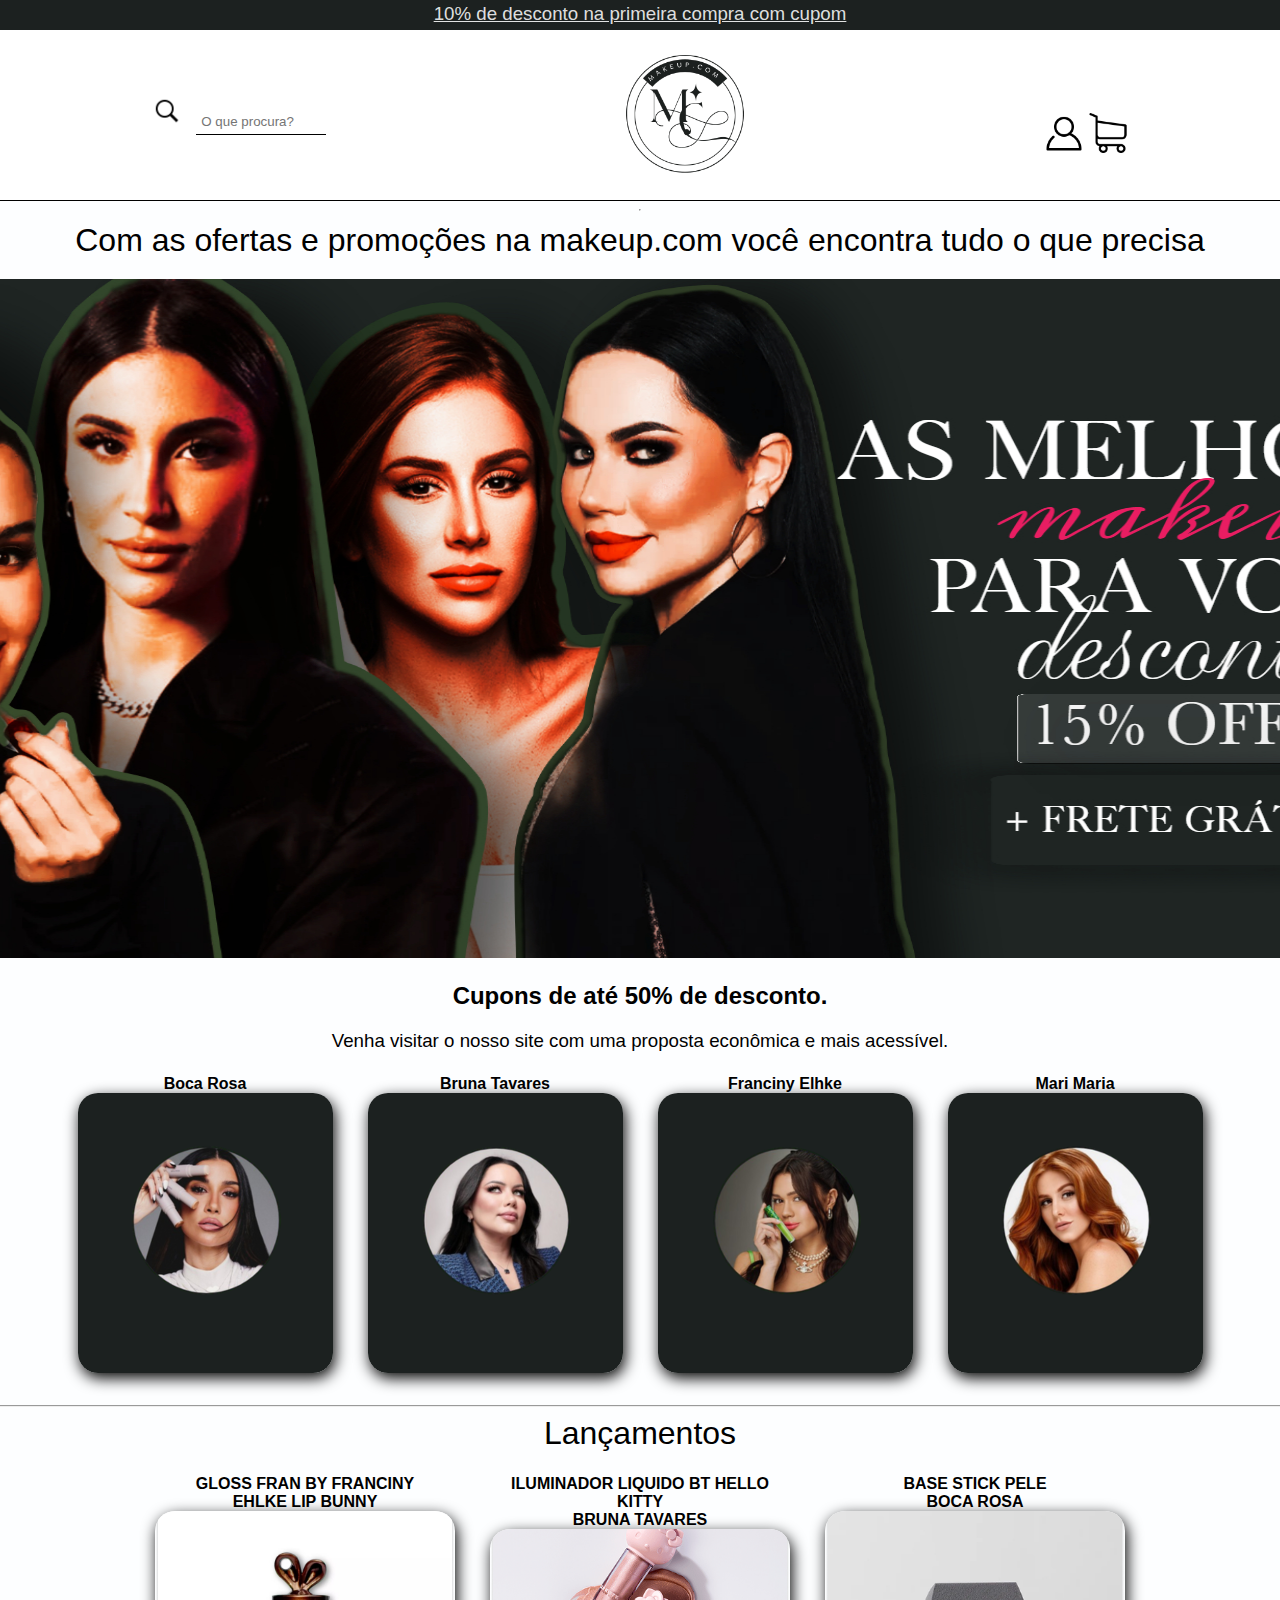
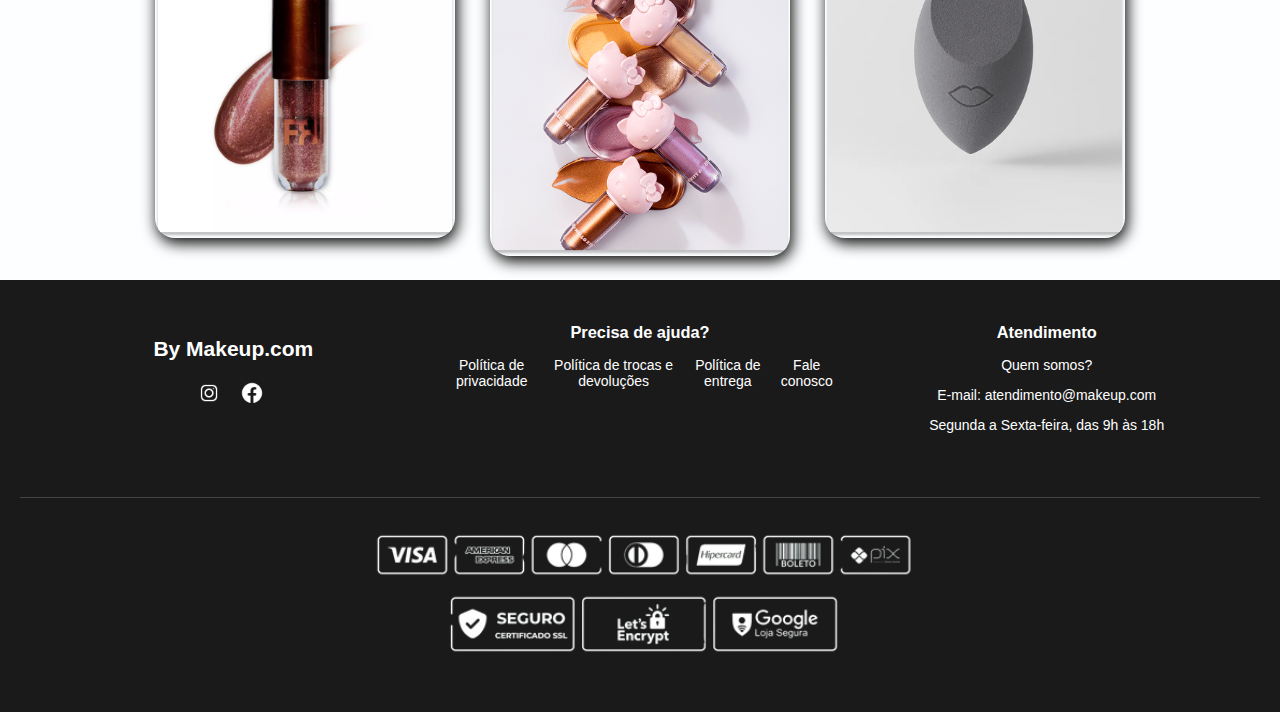
<file: index.html>
<!DOCTYPE html>
<html lang="pt-br">
<head>
    <meta charset="UTF-8">
    <link rel="stylesheet" href="./style.css">
    <meta name="viewport" content="width=device-width, initial-scale=1.0">
    <title>Site de maquiagem</title>
    <style>
        .linha {
            border: none;
            border-bottom: 1px solid black;
            outline: none;
            padding: 5px;
            width: 120px;
        }

        .grid {
            display: flex;
            flex-wrap: wrap;
            justify-content: center;
            gap: 35px;
            text-align: center;
        }

        .grid-item {
            flex: 1 1 300px;
        }

        .banner, .section-title, .subtitulo {
            text-align: center;
        }
    </style>
</head>
<body>
    <div class="sobreheader">
        <h3>10% de desconto na primeira compra com cupom</h3>
    </div>

    <header>
        <section>
            <div>
                <p>
                    <img src="assets/ICONES/Lupa.png" alt="" height="30px" style="padding-right: 10px;">
                    <input id="Carrinho" type="text" placeholder="O que procura?" class="linha"/>
                </p>
                <p id="resposta"></p>
                <script>
                    function mostrar() {
                        let valor = document.getElementById("texto").value;
                        document.getElementById("resposta").innerText = valor;
                    }
                </script>
            </div>
        </section>
        <section>
            <div>
                <a href="index.html">
                <img src="./assets/LOGO SITE PNG.png" alt="" height="150px" class="logo">
                </a>
            </div>
        </section>
        <section>
            <div>
                <a href="perfil.html">
                <img src="assets/ICONES/perfil.png" alt="" height="40px" style="padding-top: 40px;">
                </a>

                <a href="carrinho.html">
                <img src="assets/ICONES/Carrinho.png" alt="" height="40px" style="padding-top: 40px;">
                </a>

            </div>
        </section>
    </header>

    <hr>

    <main>
        <h1 class="section-title">Com as ofertas e promoções na makeup.com você encontra tudo o que precisa</h1>

        <section class="banner" >
            <img src="./assets/INFLUENCIADORAS/Foto inicial tcc.jpg" alt="" width="1800px" height="679px">
        </section>

        <h2 class="section-title">Cupons de até 50% de desconto.</h2>
        <h3 class="subtitulo">Venha visitar o nosso site com uma proposta econômica e mais acessível.</h3>

        <section class="grid">
            <a href="produtos bocarosa.html">
            <div class="grid-item"><strong>Boca Rosa</strong><br><img src="assets/INFLUENCIADORAS/Boca Rosa quadrado.png" alt="" width="300px"></div>
            </a>

            <a href="produtos brunatavares.html">
            <div class="grid-item"><strong>Bruna Tavares</strong><br><img src="assets/INFLUENCIADORAS/Bruna Tavares quadrado.png" alt="" width="300px"></div>
            </a>

            <a href="produtos fran.html">
            <div class="grid-item"><strong>Franciny Elhke</strong><br><img src="assets/INFLUENCIADORAS/Fran quadrado.png" alt="" width="300px"></div>
            </a>

            <a href="produtdos marimaria.html">
            <div class="grid-item"><strong>Mari Maria</strong><br><img src="assets/INFLUENCIADORAS/Mari Maria quadrado.png" alt="" width="300px"></div>
            </a>
        </section>

        <hr>

        <h1 class="section-title">Lançamentos</h1>

        <section class="grid">
            <div class="grid-item">
                <strong>GLOSS FRAN BY FRANCINY<br>EHLKE LIP BUNNY</strong><br>
                <a href="./produtos fran.html">
                <img src="./assets/Designer para o tcc/PRODUTOS DIMENSÕES CORRETAS/GLOSS FRAN BY FRANCINY EHLKE LIP BUNNY.png" alt="" height="377px" width="300px">
            </a>
            </div>
            <div class="grid-item">
                <strong>ILUMINADOR LIQUIDO BT HELLO KITTY<br>BRUNA TAVARES</strong><br>
                <a href="produtos brunatavares.html">
                <img src="./assets/Designer para o tcc/PRODUTOS DIMENSÕES CORRETAS/imagem 2 produto em lançamento.png" alt="" width="300px">
            </a>
            </div>
            <div class="grid-item">
                <strong>BASE STICK PELE<br>BOCA ROSA</strong><br>
                <a href="produtos bocarosa.html">
                <img src="./assets/Designer para o tcc/PRODUTOS DIMENSÕES CORRETAS/Esponja Para Maquiagem 9.1 1.png" alt="" width="300px">
            </a>
            </div>
        </section>
    </main>

    <footer>
        <link rel="stylesheet" href="footer.css">
        <section class="footer-container">
    <div class="footer-column">
      <h2>By Makeup.com</h2>
      <nav class="social-media">
        <a href="#" aria-label="Instagram">
          <img src="./assets/Designer para o tcc/ICONES/logo instagram branco-sem fundo.png" alt="Instagram">
        </a>
        <a href="#" aria-label="facebook">
          <img src="./assets/Designer para o tcc/ICONES/logo facebook branco-sem fundo.png" alt="facebook">
        </a>
      </nav>
    </div>

    <div class="footer-column">
      <h3>Precisa de ajuda?</h3>
      <ul>
        <li><a href="Políticadeprivacidade.html">Política de privacidade</a></li>
        <li><a href="Políticadetrocasedevoluções.html">Política de trocas e devoluções</a></li>
        <li><a href="Políticadeentrega.html">Política de entrega</a></li>
        <li><a href="Faleconosco.html">Fale conosco</a></li>
      </ul>
    </div>

    <div class="footer-column">
      <h3>Atendimento</h3>
      <p><a href="QuemSomos.html">Quem somos?</a></p>
      <p>E-mail: <a href="mailto:atendimento@makeup.com">atendimento@makeup.com</a></p>
      <p>Segunda a Sexta-feira, das 9h às 18h</p>
    </div>
  </section>

  <section class="footer-bottom">
      <img src="./assets/Designer para o tcc/ICONES/Formas de pagamento branco-sem fundo.png" alt="Visa" width="550px" >
    </div>
  </section>
</footer>


   
</body>
</html>
</file>
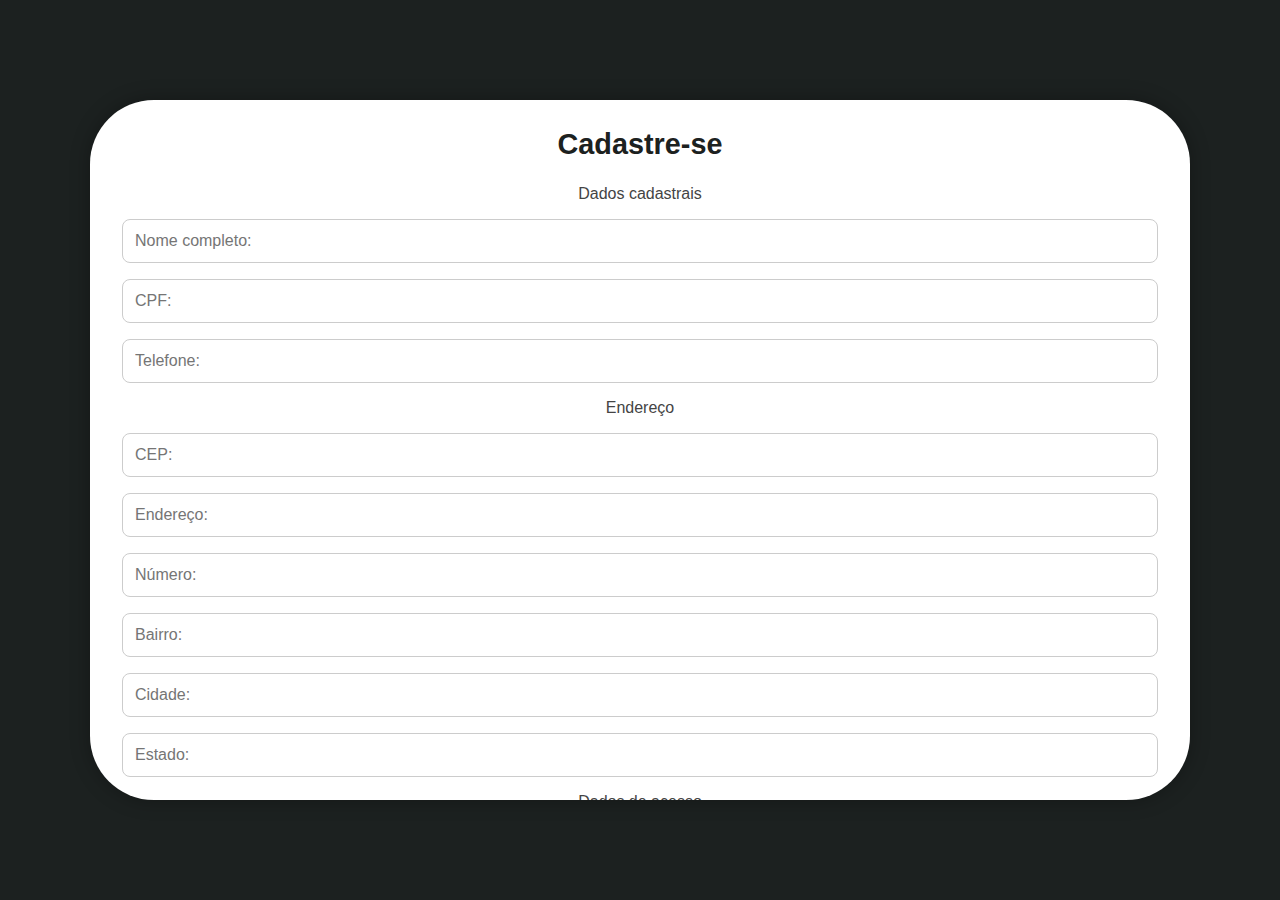
<file: cadastro.html>
<!DOCTYPE html>
<html lang="pt-br">
<head>
    <meta charset="UTF-8">
    <meta name="viewport" content="width=device-width, initial-scale=1.0">
    <title>Cadastre-se aqui!</title>
    <link rel="stylesheet" href="cadastro.css">
</head>
<body>

    <div class="center-wrapper">
        <div class="login-box">
            <div class="container">
                <h3>10% de desconto na primeira compra com cupom</h3>
            </div>

            <header>
                <section>
                    <div>
                        <img src="assets/ICONES/Lupa.png" alt="Ícone de lupa" height="30px" style="padding-right: 10px;">
                        <input id="Carrinho" type="text" placeholder="O que procura?" class="linha"/>
                        <p id="resposta"></p>
                        <script>
                            function mostrar() {
                                let valor = document.getElementById("Carrinho").value;
                                document.getElementById("resposta").innerText = valor;
                            }
                        </script>
                    </div>
                </section>
                <section>
                    <div>
                        <img src="assets/LOGO SITE PNG.png" alt="Logo" height="95px" class="logo">
                    </div>
                </section>
                <section>
                    <div>
                        <img src="assets/ICONES/perfil.png" alt="Ícone de perfil" height="60px" style="padding-top: 20px;">
                        <img src="assets/ICONES/Carrinho.png" alt="Ícone de carrinho" height="60px" style="padding-top: 25px;">
                    </div>
                </section>
            </header>

            <h1>Cadastre-se</h1>
            <p>Dados cadastrais</p>

            <form>
                <input class="form input" placeholder="Nome completo:" required/>
                <input class="form input" placeholder="CPF:" required/>
                <input class="form input" placeholder="Telefone:" required/>
                
                <p>Endereço</p>
                <input class="form input" placeholder="CEP:" required/>
                <input class="form input" placeholder="Endereço:" required/>
                <input class="form input" placeholder="Número:" required/>
                <input class="form input" placeholder="Bairro:" required/>
                <input class="form input" placeholder="Cidade:" required/>
                <input class="form input" placeholder="Estado:" required/>
                
                <p>Dados de acesso</p>
                <input class="form input" placeholder="E-mail:" required/>
                <input class="form input" placeholder="Senha:" type="password" required/>
                <input class="form input" placeholder="Confirmar senha:" type="password" required/>
                
                <a href="index.html">
                <button type="submit">Cadastrar</button>
                </a>
            </form>
        </div>
    </div>

</body>
</html>
</file>
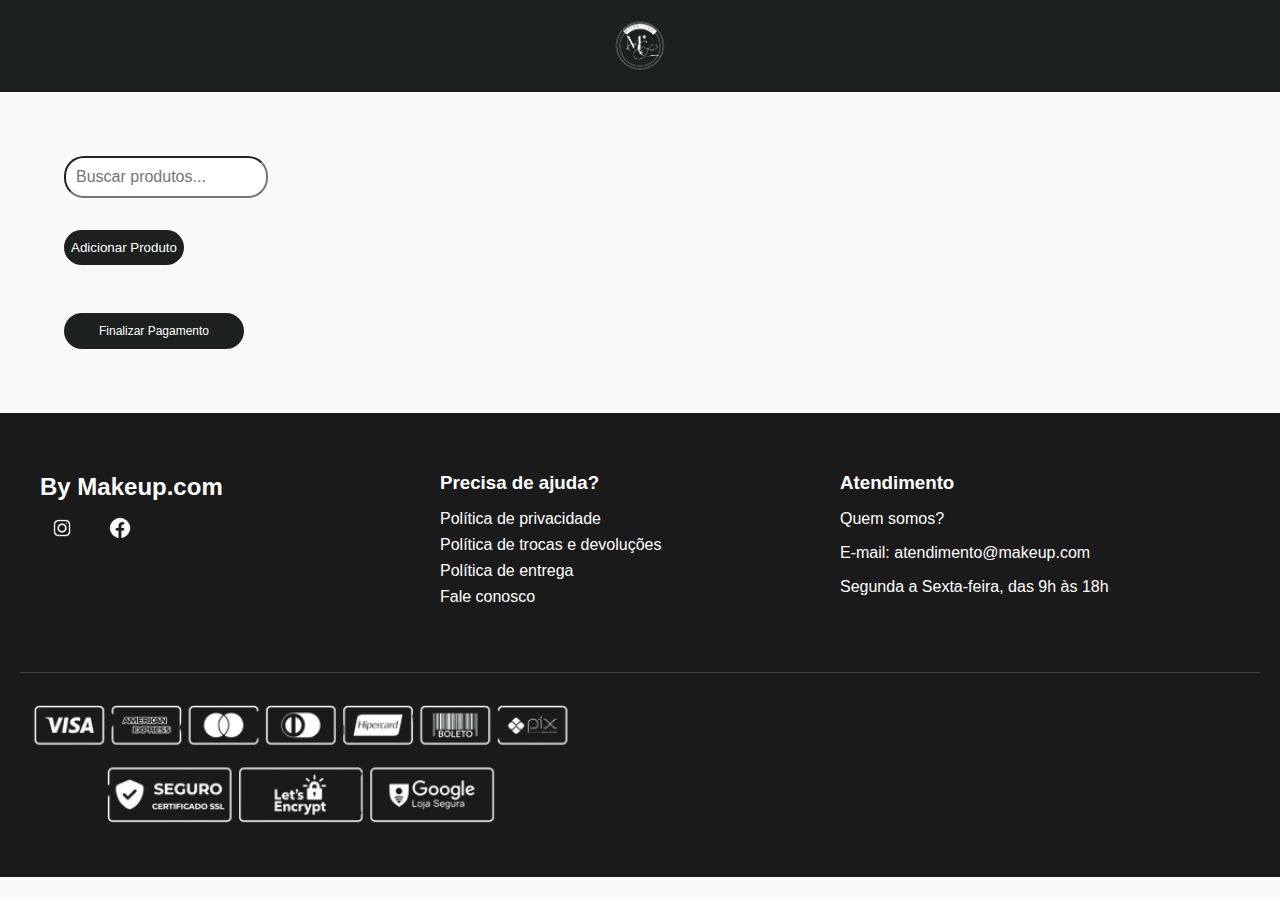
<file: carrinho.html>
<!DOCTYPE html>
<html lang="pt-br">
<head>
  <meta charset="UTF-8">
  <meta name="viewport" content="width=device-width, initial-scale=1.0">
  <title>Carrinho</title>
  <link rel="stylesheet" href="carrinho.css">

</head>
<body>

  <header>
    <a href="index.html">
    <img src="assets/ICONES/Logo site branco png.png" height="200px" alt="Logo da Makeup">
    </a>
  
  </header>

  <div class="container">
    <div class="search-bar">
      <input type="text" placeholder="Buscar produtos...">
    </div>

    <div id="cartItems"></div>

    <button id="addItem">Adicionar Produto</button>
    <button id="checkout">Finalizar Pagamento</button>
  </div>
 
        <footer>
            <link rel="stylesheet" href="footer.css">
        <section class="footer-container">
    <div class="footer-column">
    <h2>By Makeup.com</h2>
    <nav class="social-media">
        <a href="#" aria-label="Instagram">
        <img src="./assets/Designer para o tcc/ICONES/logo instagram branco-sem fundo.png" alt="Instagram">
        </a>
        <a href="#" aria-label="facebook">
        <img src="./assets/Designer para o tcc/ICONES/logo facebook branco-sem fundo.png" alt="facebook">
        </a>
    </nav>
    </div>

    <div class="footer-column">
    <h3>Precisa de ajuda?</h3>
    <ul>
        <li><a href="Políticadeprivacidade.html">Política de privacidade</a></li>
        <li><a href="Políticadetrocasedevoluções.html">Política de trocas e devoluções</a></li>
        <li><a href="Políticadeentrega.html">Política de entrega</a></li>
        <li><a href="Faleconosco.html">Fale conosco</a></li>
    </ul>
    </div>

    <div class="footer-column">
    <h3>Atendimento</h3>
    <p><a href="QuemSomos.html">Quem somos?</a></p>
    <p>E-mail: <a href="mailto:atendimento@makeup.com">atendimento@makeup.com</a></p>
    <p>Segunda a Sexta-feira, das 9h às 18h</p>
    </div>
    </section>

    <section class="footer-bottom">
    <img src="./assets/Designer para o tcc/ICONES/Formas de pagamento branco-sem fundo.png" alt="Visa" width="550px" >
    </div>
    </section>
        </footer>

</body>
</html>
</file>
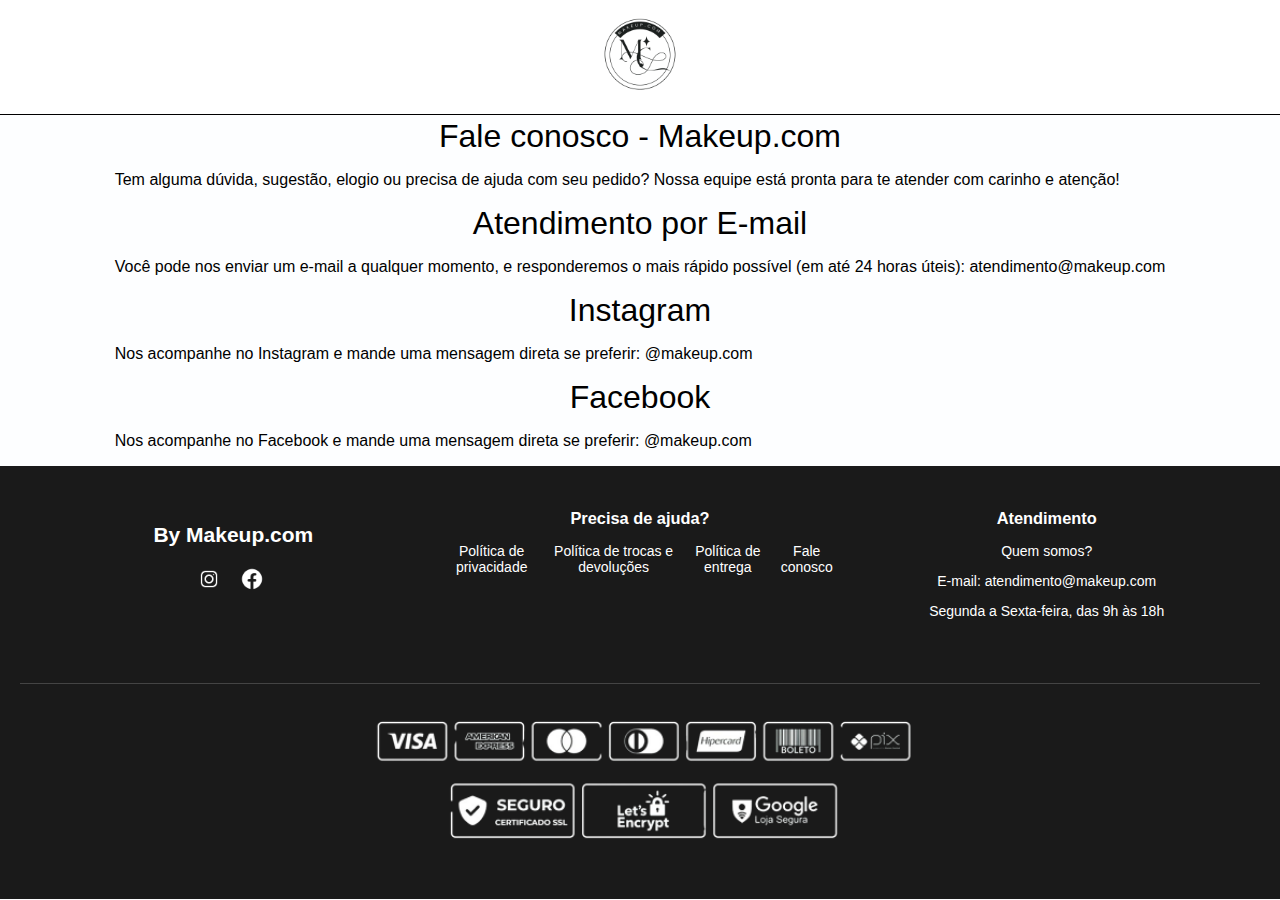
<file: Faleconosco.html>
<!DOCTYPE html>
<html lang="pt-br">
<head>
  <meta charset="UTF-8">
  <meta name="viewport" content="width=device-width, initial-scale=1.0">
  <title>Fale conosco </title>
  <link rel="stylesheet" href="style.css">
</head>

<body>
  <header class="quem-somos-header">
    <a href="index.html">
    <img src="./assets/LOGO SITE PNG.png" alt="Logo da empresa" width="90px">
    </a>
  </header>

  <main>
    <section class="sobre">
      <h1>Fale conosco - Makeup.com</h1>
      <p>
        Tem alguma dúvida, sugestão, elogio ou precisa de ajuda com seu pedido?
        Nossa equipe está pronta para te atender com carinho e atenção!
      </p>
     
      <h1>Atendimento por E-mail</h1>
      <p>
        Você pode nos enviar um e-mail a qualquer momento, e responderemos o mais rápido possível (em até 24 horas úteis):
        atendimento@makeup.com
      </p>
      <h1>Instagram</h1>
      <p>
        Nos acompanhe no Instagram e mande uma mensagem direta se preferir:
        @makeup.com
      </p>
      <h1>Facebook</h1>
      <p>
        Nos acompanhe no Facebook e mande uma mensagem direta se preferir:
        @makeup.com
      </p>
    </section>
  </main>

    <footer class="quem-somos-footer">
      <link rel="stylesheet" href="footer.css">
      <section class="footer-container">
  <div class="footer-column">
    <h2>By Makeup.com</h2>
    <nav class="social-media">
      <a href="#" aria-label="Instagram">
        <img src="./assets/Designer para o tcc/ICONES/logo instagram branco-sem fundo.png" alt="Instagram">
      </a>
      <a href="#" aria-label="facebook">
        <img src="./assets/Designer para o tcc/ICONES/logo facebook branco-sem fundo.png" alt="facebook">
      </a>
    </nav>
  </div>

  <div class="footer-column">
    <h3>Precisa de ajuda?</h3>
    <ul>
      <li><a href="Políticadeprivacidade.html">Política de privacidade</a></li>
      <li><a href="Políticadetrocasedevoluções.html">Política de trocas e devoluções</a></li>
      <li><a href="Políticadeentrega.html">Política de entrega</a></li>
      <li><a href="Faleconosco.html">Fale conosco</a></li>
    </ul>
  </div>

  <div class="footer-column">
    <h3>Atendimento</h3>
    <p><a href="QuemSomos.html">Quem somos?</a></p>
    <p>E-mail: <a href="mailto:atendimento@makeup.com">atendimento@makeup.com</a></p>
    <p>Segunda a Sexta-feira, das 9h às 18h</p>
  </div>
  </section>

  <section class="footer-bottom">
    <img src="./assets/Designer para o tcc/ICONES/Formas de pagamento branco-sem fundo.png" alt="Visa" width="550px" >
  </div>
  </section>
    </footer>
</body>
</html>
</file>
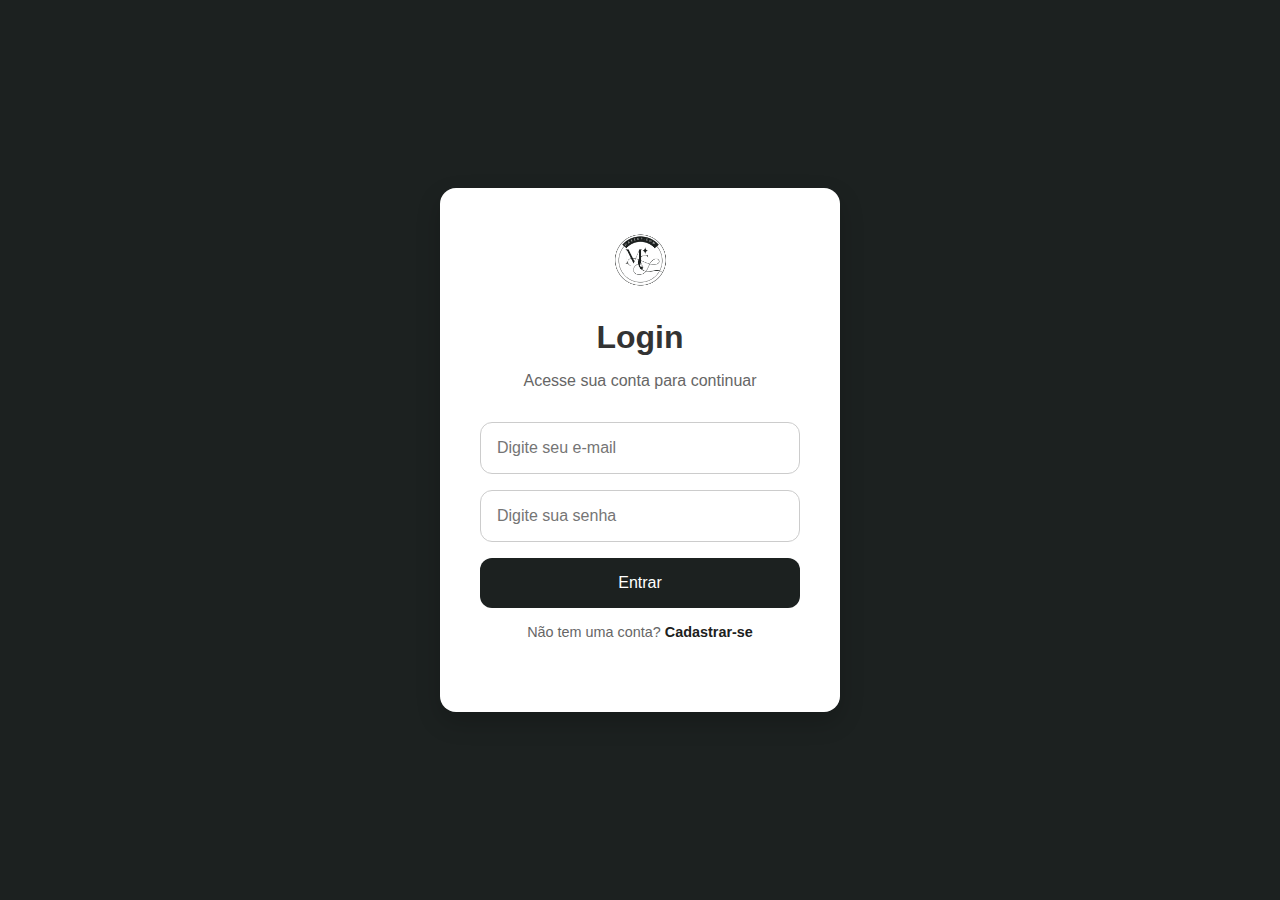
<file: perfil.html>
<!DOCTYPE html>
 <html lang="pt-br">
 <head>
    <meta charset="UTF-8">
    <meta name="viewport" content="width=device-width, initial-scale=1.0">
    <title>Perfil</title>
    <link rel="stylesheet" href="PERFILTESTE.css">
    
 </head>
 <body>
    <div class="container">
        <div class="login-box">
            <a href="index.html">
                <img src="./assets/Designer para o tcc/ICONES/Logo site original-sem fundo.png" width="65px" height="65px">
            </a>
            <h1>Login</h1>
            <P>Acesse sua conta para continuar</P>
            <form>
                <input type="email" placeholder="Digite seu e-mail" required>
                <input type="password" placeholder="Digite sua senha" required>
                <button type="submit">Entrar</button>
            </form>
            <p class="register-link">Não tem uma conta? <a href="cadastro.html">Cadastrar-se</a></p>
            
        </div>


    </div>   
 </body>
 </html>
</file>
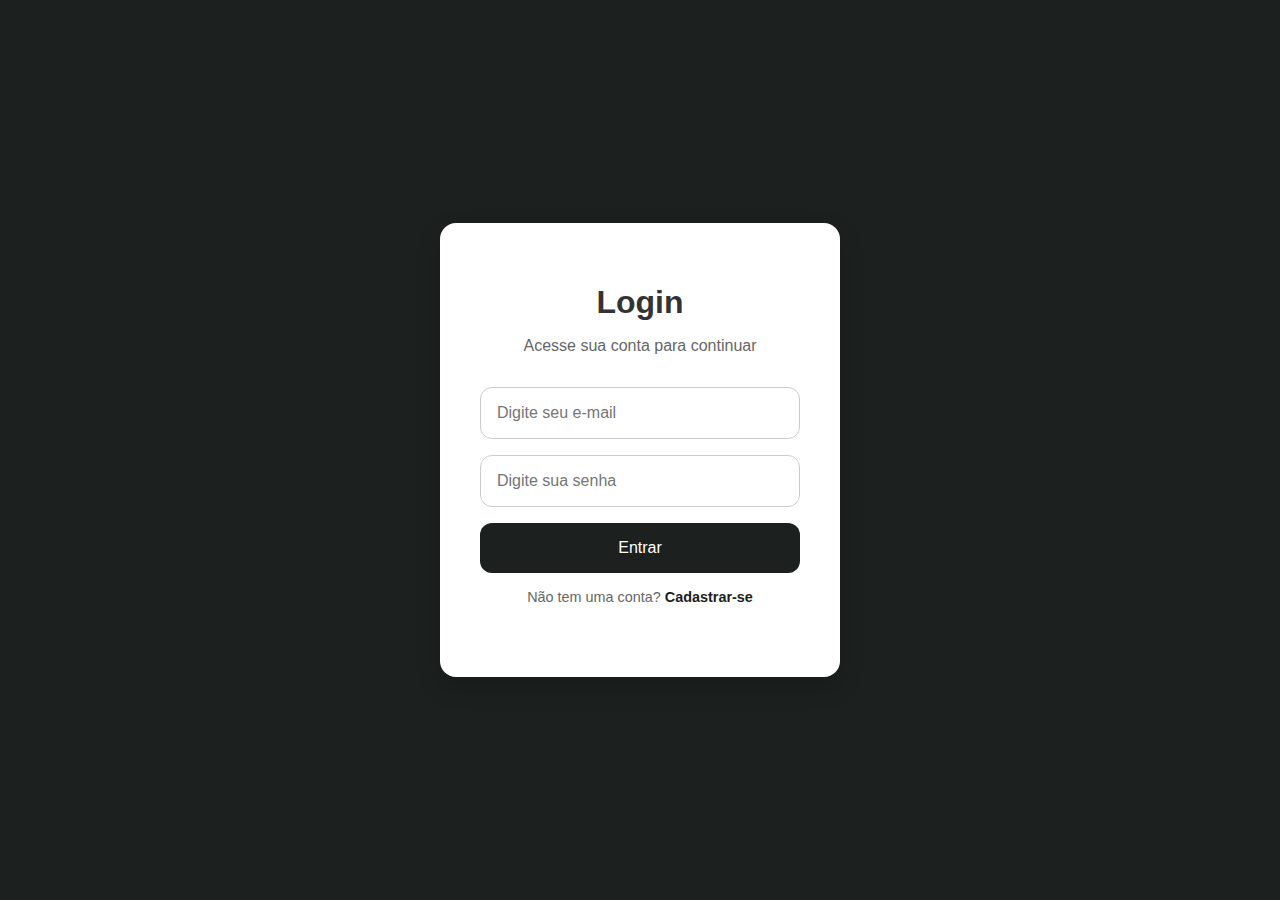
<file: PERFILTESTE.html>
<!DOCTYPE html>
 <html lang="pt-br">
 <head>
    <meta charset="UTF-8">
    <meta name="viewport" content="width=device-width, initial-scale=1.0">
    <title>PerfilTeste</title>
    <link rel="stylesheet" href="PERFILTESTE.css">
    
 </head>
 <body>
    <div class="container">
        <div class="login-box">
            <h1>Login</h1>
            <P>Acesse sua conta para continuar</P>
            <form>
                <input type="email" placeholder="Digite seu e-mail" required>
                <input type="password" placeholder="Digite sua senha" required>
                <button type="submit">Entrar</button>
            </form>
            <p class="register-link">Não tem uma conta? <a href="#">Cadastrar-se</a></p>
            
        </div>


    </div>   
 </body>
 </html>
</file>
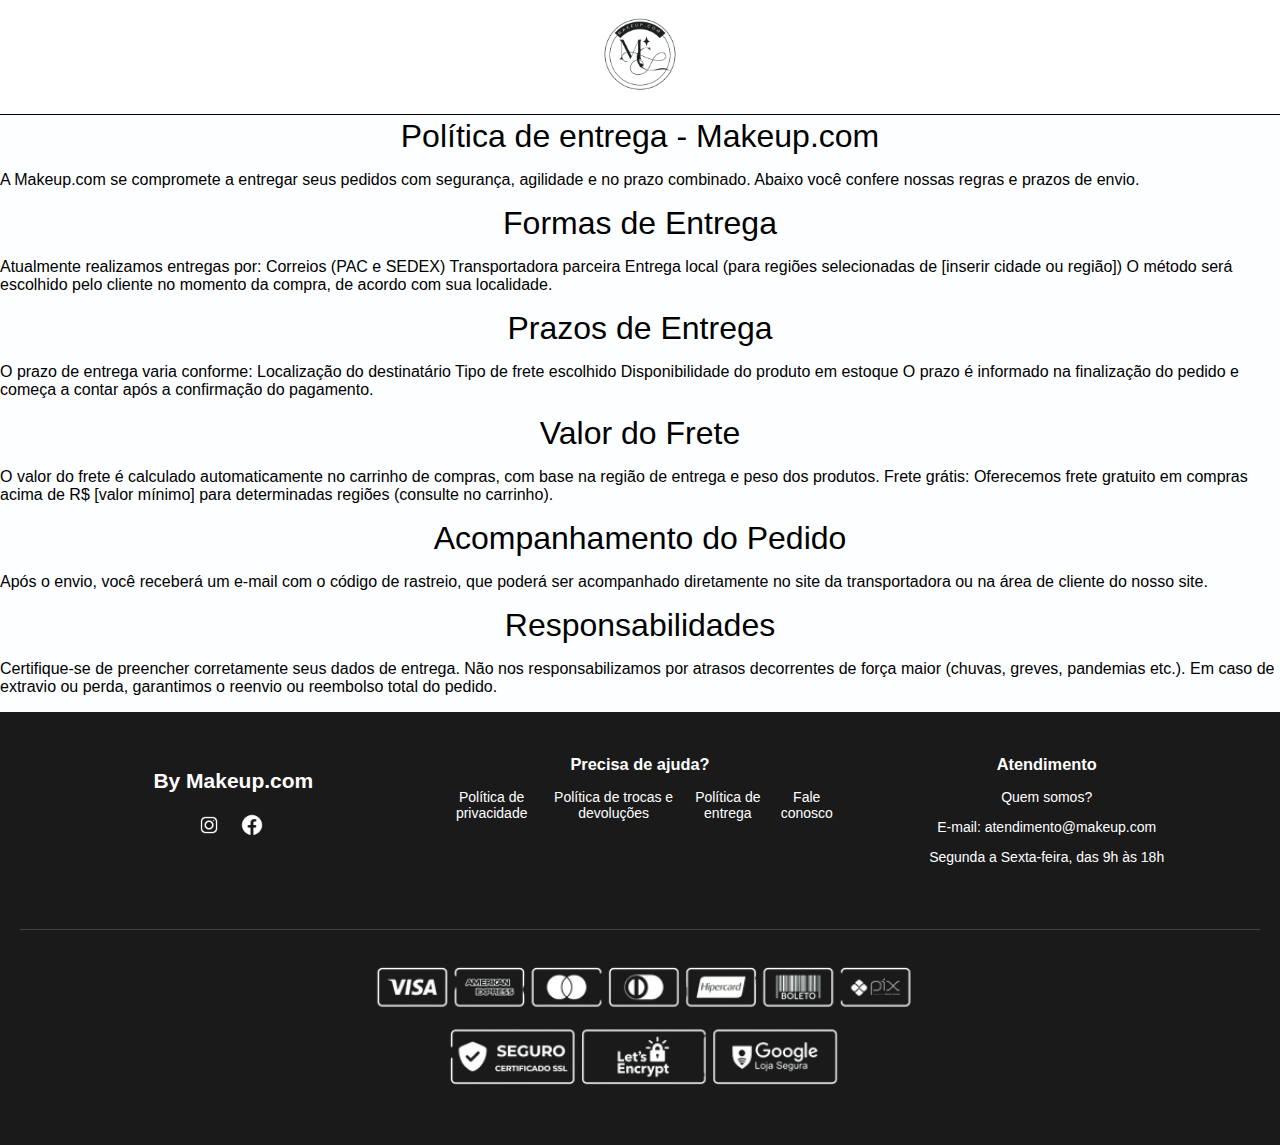
<file: Políticadeentrega.html>
<!DOCTYPE html>
<html lang="pt-br">
<head>
  <meta charset="UTF-8">
  <meta name="viewport" content="width=device-width, initial-scale=1.0">
  <title>Política de entrega </title>
  <link rel="stylesheet" href="style.css">
</head>

<body>
  <header class="quem-somos-header">
    <a href="index.html">
    <img src="./assets/LOGO SITE PNG.png" alt="Logo da empresa" width="90px">
    </a>
  </header>

  <main>
    <section class="sobre">
      <h1>Política de entrega - Makeup.com</h1>
      <p>
        A Makeup.com se compromete a entregar seus pedidos com segurança, agilidade e no prazo combinado. Abaixo você confere nossas regras e prazos de envio.
      </p>
     
      <h1>Formas de Entrega</h1>
      <p>
        Atualmente realizamos entregas por:
        Correios (PAC e SEDEX)
        Transportadora parceira
        Entrega local (para regiões selecionadas de [inserir cidade ou região])
        O método será escolhido pelo cliente no momento da compra, de acordo com sua localidade.
      </p>
      <h1> Prazos de Entrega</h1>
      <p>
        O prazo de entrega varia conforme:
        Localização do destinatário
        Tipo de frete escolhido
        Disponibilidade do produto em estoque
        O prazo é informado na finalização do pedido e começa a contar após a confirmação do pagamento.
      </p>
      <h1>Valor do Frete</h1>
      <p>
        O valor do frete é calculado automaticamente no carrinho de compras, com base na região de entrega e peso dos produtos.
        Frete grátis:
        Oferecemos frete gratuito em compras acima de R$ [valor mínimo] para determinadas regiões (consulte no carrinho).
      </p>
      <h1> Acompanhamento do Pedido</h1>
      <p>
        Após o envio, você receberá um e-mail com o código de rastreio, que poderá ser acompanhado diretamente no site da transportadora ou na área de cliente do nosso site.
      </p>
      <h1>Responsabilidades</h1>
      <p>
        Certifique-se de preencher corretamente seus dados de entrega.
        Não nos responsabilizamos por atrasos decorrentes de força maior (chuvas, greves, pandemias etc.).
        Em caso de extravio ou perda, garantimos o reenvio ou reembolso total do pedido.
      </p>
    </section>
  </main>

    <footer class="quem-somos-footer">
      <link rel="stylesheet" href="footer.css">
      <section class="footer-container">
  <div class="footer-column">
    <h2>By Makeup.com</h2>
    <nav class="social-media">
      <a href="#" aria-label="Instagram">
        <img src="./assets/Designer para o tcc/ICONES/logo instagram branco-sem fundo.png" alt="Instagram">
      </a>
      <a href="#" aria-label="facebook">
        <img src="./assets/Designer para o tcc/ICONES/logo facebook branco-sem fundo.png" alt="facebook">
      </a>
    </nav>
  </div>

  <div class="footer-column">
    <h3>Precisa de ajuda?</h3>
    <ul>
      <li><a href="Políticadeprivacidade.html">Política de privacidade</a></li>
      <li><a href="Políticadetrocasedevoluções.html">Política de trocas e devoluções</a></li>
      <li><a href="Políticadeentrega.html">Política de entrega</a></li>
      <li><a href="Faleconosco.html">Fale conosco</a></li>
    </ul>
  </div>

  <div class="footer-column">
    <h3>Atendimento</h3>
    <p><a href="QuemSomos.html">Quem somos?</a></p>
    <p>E-mail: <a href="mailto:atendimento@makeup.com">atendimento@makeup.com</a></p>
    <p>Segunda a Sexta-feira, das 9h às 18h</p>
  </div>
  </section>

  <section class="footer-bottom">
    <img src="./assets/Designer para o tcc/ICONES/Formas de pagamento branco-sem fundo.png" alt="Visa" width="550px" >
  </div>
  </section>
    </footer>
</body>
</html>
</file>
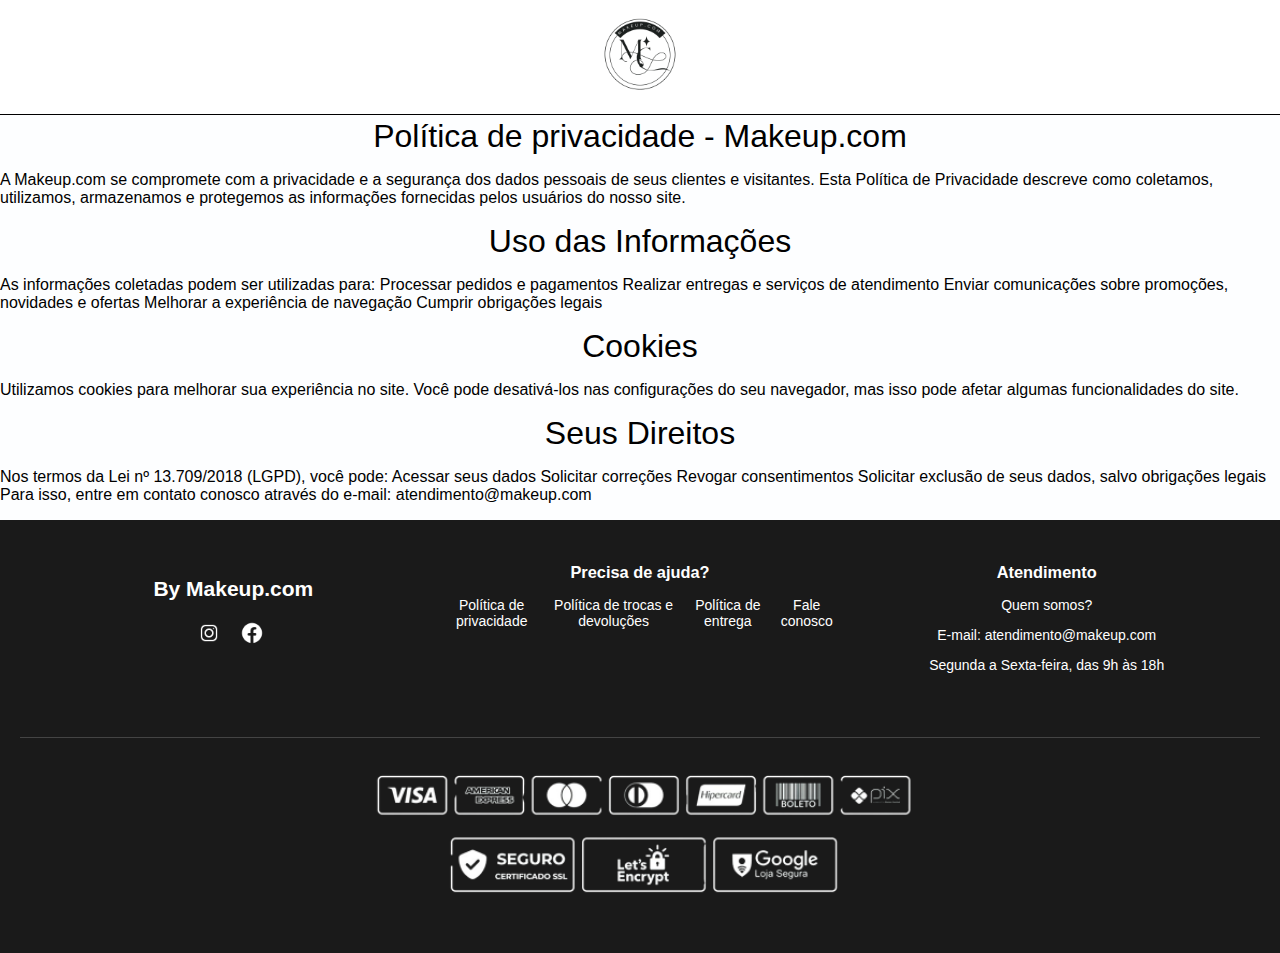
<file: Políticadeprivacidade.html>
<!DOCTYPE html>
<html lang="pt-br">
<head>
  <meta charset="UTF-8">
  <meta name="viewport" content="width=device-width, initial-scale=1.0">
  <title>Política de privacidade </title>
  <link rel="stylesheet" href="style.css">
</head>

<body>
  <header class="quem-somos-header">
    <a href="index.html">
    <img src="./assets/LOGO SITE PNG.png" alt="Logo da empresa" width="90px">
    </a>
  </header>

  <main>
    <section class="sobre">
      <h1>Política de privacidade - Makeup.com</h1>
      <p>
        A Makeup.com se compromete com a privacidade e a segurança dos dados pessoais de seus clientes e visitantes. Esta Política de Privacidade descreve como coletamos, utilizamos, armazenamos e protegemos as informações fornecidas pelos usuários do nosso site.
      </p>
     
      <h1>Uso das Informações</h1>
      <p>
        As informações coletadas podem ser utilizadas para:
        
        Processar pedidos e pagamentos
        
        Realizar entregas e serviços de atendimento
        
        Enviar comunicações sobre promoções, novidades e ofertas
        
        Melhorar a experiência de navegação
        
        Cumprir obrigações legais
      </p>
      <h1>Cookies</h1>
      <p>
      Utilizamos cookies para melhorar sua experiência no site. Você pode desativá-los nas configurações do seu navegador, mas isso pode afetar algumas funcionalidades do site.
      </p>
      <h1>Seus Direitos</h1>
      <p>
        Nos termos da Lei nº 13.709/2018 (LGPD), você pode:

        Acessar seus dados

        Solicitar correções

        Revogar consentimentos

        Solicitar exclusão de seus dados, salvo obrigações legais

        Para isso, entre em contato conosco através do e-mail: atendimento@makeup.com
      </p>
    </section>
  </main>

    <footer class="quem-somos-footer">
      <link rel="stylesheet" href="footer.css">
      <section class="footer-container">
  <div class="footer-column">
    <h2>By Makeup.com</h2>
    <nav class="social-media">
      <a href="#" aria-label="Instagram">
        <img src="./assets/Designer para o tcc/ICONES/logo instagram branco-sem fundo.png" alt="Instagram">
      </a>
      <a href="#" aria-label="facebook">
        <img src="./assets/Designer para o tcc/ICONES/logo facebook branco-sem fundo.png" alt="facebook">
      </a>
    </nav>
  </div>

  <div class="footer-column">
    <h3>Precisa de ajuda?</h3>
    <ul>
      <li><a href="Políticadeprivacidade.html">Política de privacidade</a></li>
      <li><a href="Políticadetrocasedevoluções.html">Política de trocas e devoluções</a></li>
      <li><a href="Políticadeentrega.html">Política de entrega</a></li>
      <li><a href="Faleconosco.html">Fale conosco</a></li>
    </ul>
  </div>

  <div class="footer-column">
    <h3>Atendimento</h3>
    <p><a href="QuemSomos.html">Quem somos?</a></p>
    <p>E-mail: <a href="mailto:atendimento@makeup.com">atendimento@makeup.com</a></p>
    <p>Segunda a Sexta-feira, das 9h às 18h</p>
  </div>
  </section>

  <section class="footer-bottom">
    <img src="./assets/Designer para o tcc/ICONES/Formas de pagamento branco-sem fundo.png" alt="Visa" width="550px" >
  </div>
  </section>
    </footer>
</body>
</html>
</file>
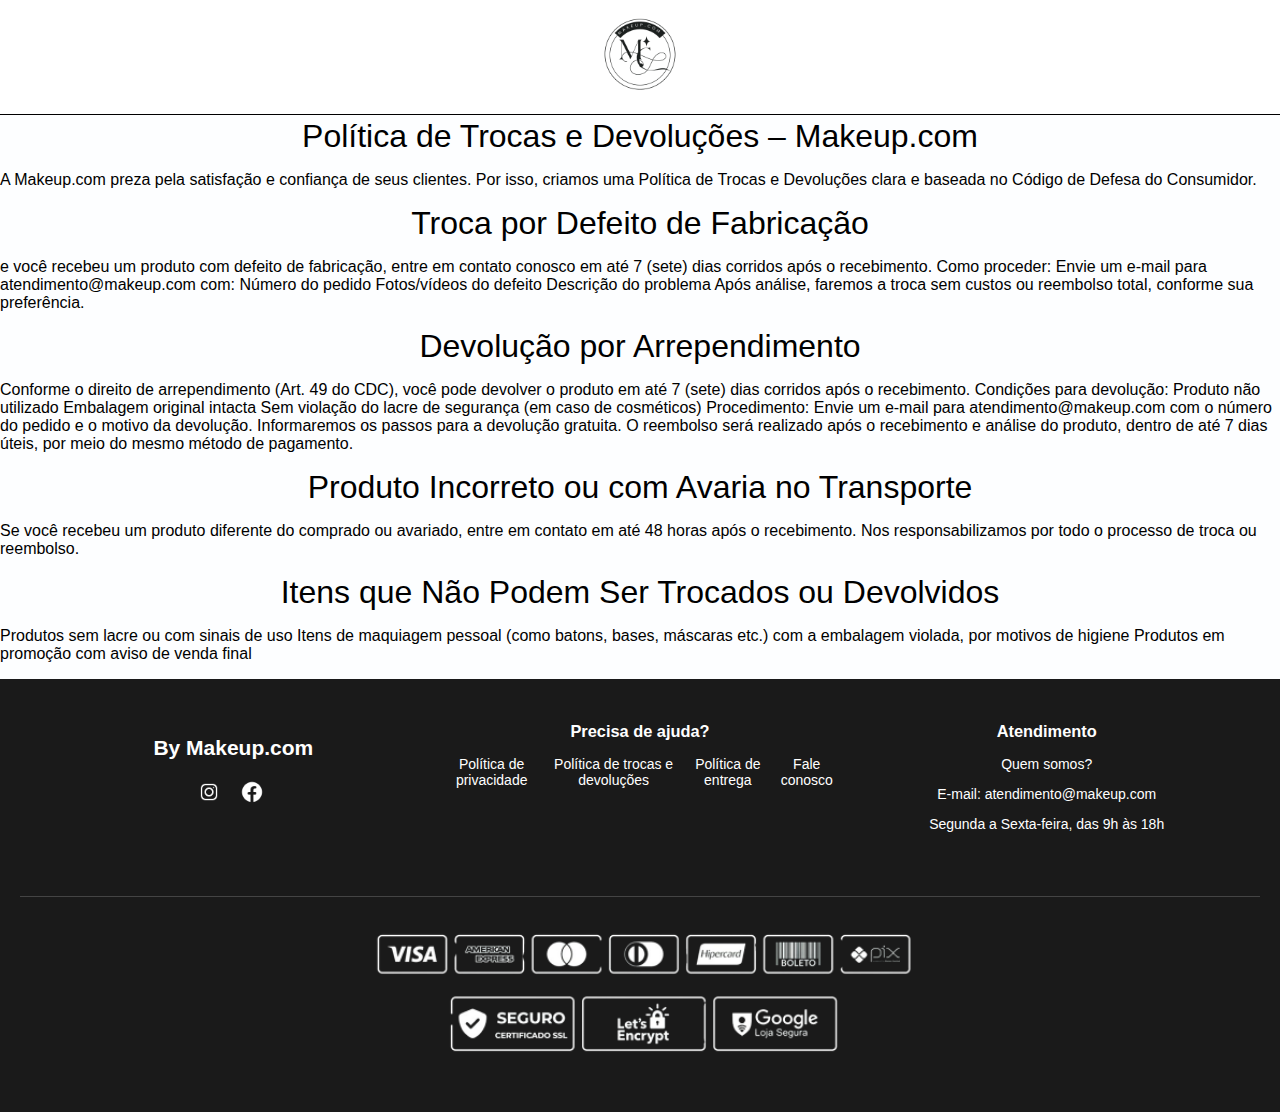
<file: Políticadetrocasedevoluções.html>
<!DOCTYPE html>
<html lang="pt-br">
<head>
  <meta charset="UTF-8">
  <meta name="viewport" content="width=device-width, initial-scale=1.0">
  <title>Política de trocas e devoluções</title>
  <link rel="stylesheet" href="style.css">
</head>

<body>
  <header class="quem-somos-header">
    <a href="index.html">
    <img src="./assets/LOGO SITE PNG.png" alt="Logo da empresa" width="90px">
    </a>
  </header>

  <main>
    <section class="sobre">
      <h1>Política de Trocas e Devoluções – Makeup.com</h1>
      <p>
        A Makeup.com preza pela satisfação e confiança de seus clientes. Por isso, criamos uma Política de Trocas e Devoluções clara e baseada no Código de Defesa do Consumidor.
      </p>
     
      <h1>Troca por Defeito de Fabricação</h1>
      <p>
        e você recebeu um produto com defeito de fabricação, entre em contato conosco em até 7 (sete) dias corridos após o recebimento.

        Como proceder:
        
        Envie um e-mail para atendimento@makeup.com com:
        
        Número do pedido
        
        Fotos/vídeos do defeito
        
        Descrição do problema
        
        Após análise, faremos a troca sem custos ou reembolso total, conforme sua preferência.
      </p>
      <h1>Devolução por Arrependimento</h1>
      <p>
        Conforme o direito de arrependimento (Art. 49 do CDC), você pode devolver o produto em até 7 (sete) dias corridos após o recebimento.

        Condições para devolução:
        
        Produto não utilizado
        
        Embalagem original intacta
        
        Sem violação do lacre de segurança (em caso de cosméticos)
        
        Procedimento:
        
        Envie um e-mail para atendimento@makeup.com com o número do pedido e o motivo da devolução. Informaremos os passos para a devolução gratuita.
        
        O reembolso será realizado após o recebimento e análise do produto, dentro de até 7 dias úteis, por meio do mesmo método de pagamento.
      </p>
      <h1>Produto Incorreto ou com Avaria no Transporte</h1>
      <p>
        Se você recebeu um produto diferente do comprado ou avariado, entre em contato em até 48 horas após o recebimento.

        Nos responsabilizamos por todo o processo de troca ou reembolso.
      </p>
      <h1>Itens que Não Podem Ser Trocados ou Devolvidos</h1>
      <p>
        Produtos sem lacre ou com sinais de uso

        Itens de maquiagem pessoal (como batons, bases, máscaras etc.) com a embalagem violada, por motivos de higiene

        Produtos em promoção com aviso de venda final
      </p>
    </section>
  </main>

    <footer class="quem-somos-footer">
      <link rel="stylesheet" href="footer.css">
      <section class="footer-container">
  <div class="footer-column">
    <h2>By Makeup.com</h2>
    <nav class="social-media">
      <a href="#" aria-label="Instagram">
        <img src="./assets/Designer para o tcc/ICONES/logo instagram branco-sem fundo.png" alt="Instagram">
      </a>
      <a href="#" aria-label="facebook">
        <img src="./assets/Designer para o tcc/ICONES/logo facebook branco-sem fundo.png" alt="facebook">
      </a>
    </nav>
  </div>

  <div class="footer-column">
    <h3>Precisa de ajuda?</h3>
    <ul>
      <li><a href="Políticadeprivacidade.html">Política de privacidade</a></li>
      <li><a href="Políticadetrocasedevoluções.html">Política de trocas e devoluções</a></li>
      <li><a href="Políticadeentrega.html">Política de entrega</a></li>
      <li><a href="Faleconosco.html">Fale conosco</a></li>
    </ul>
  </div>

  <div class="footer-column">
    <h3>Atendimento</h3>
    <p><a href="QuemSomos.html">Quem somos?</a></p>
    <p>E-mail: <a href="mailto:atendimento@makeup.com">atendimento@makeup.com</a></p>
    <p>Segunda a Sexta-feira, das 9h às 18h</p>
  </div>
  </section>

  <section class="footer-bottom">
    <img src="./assets/Designer para o tcc/ICONES/Formas de pagamento branco-sem fundo.png" alt="Visa" width="550px" >
  </div>
  </section>
    </footer>
</body>
</html>
</file>
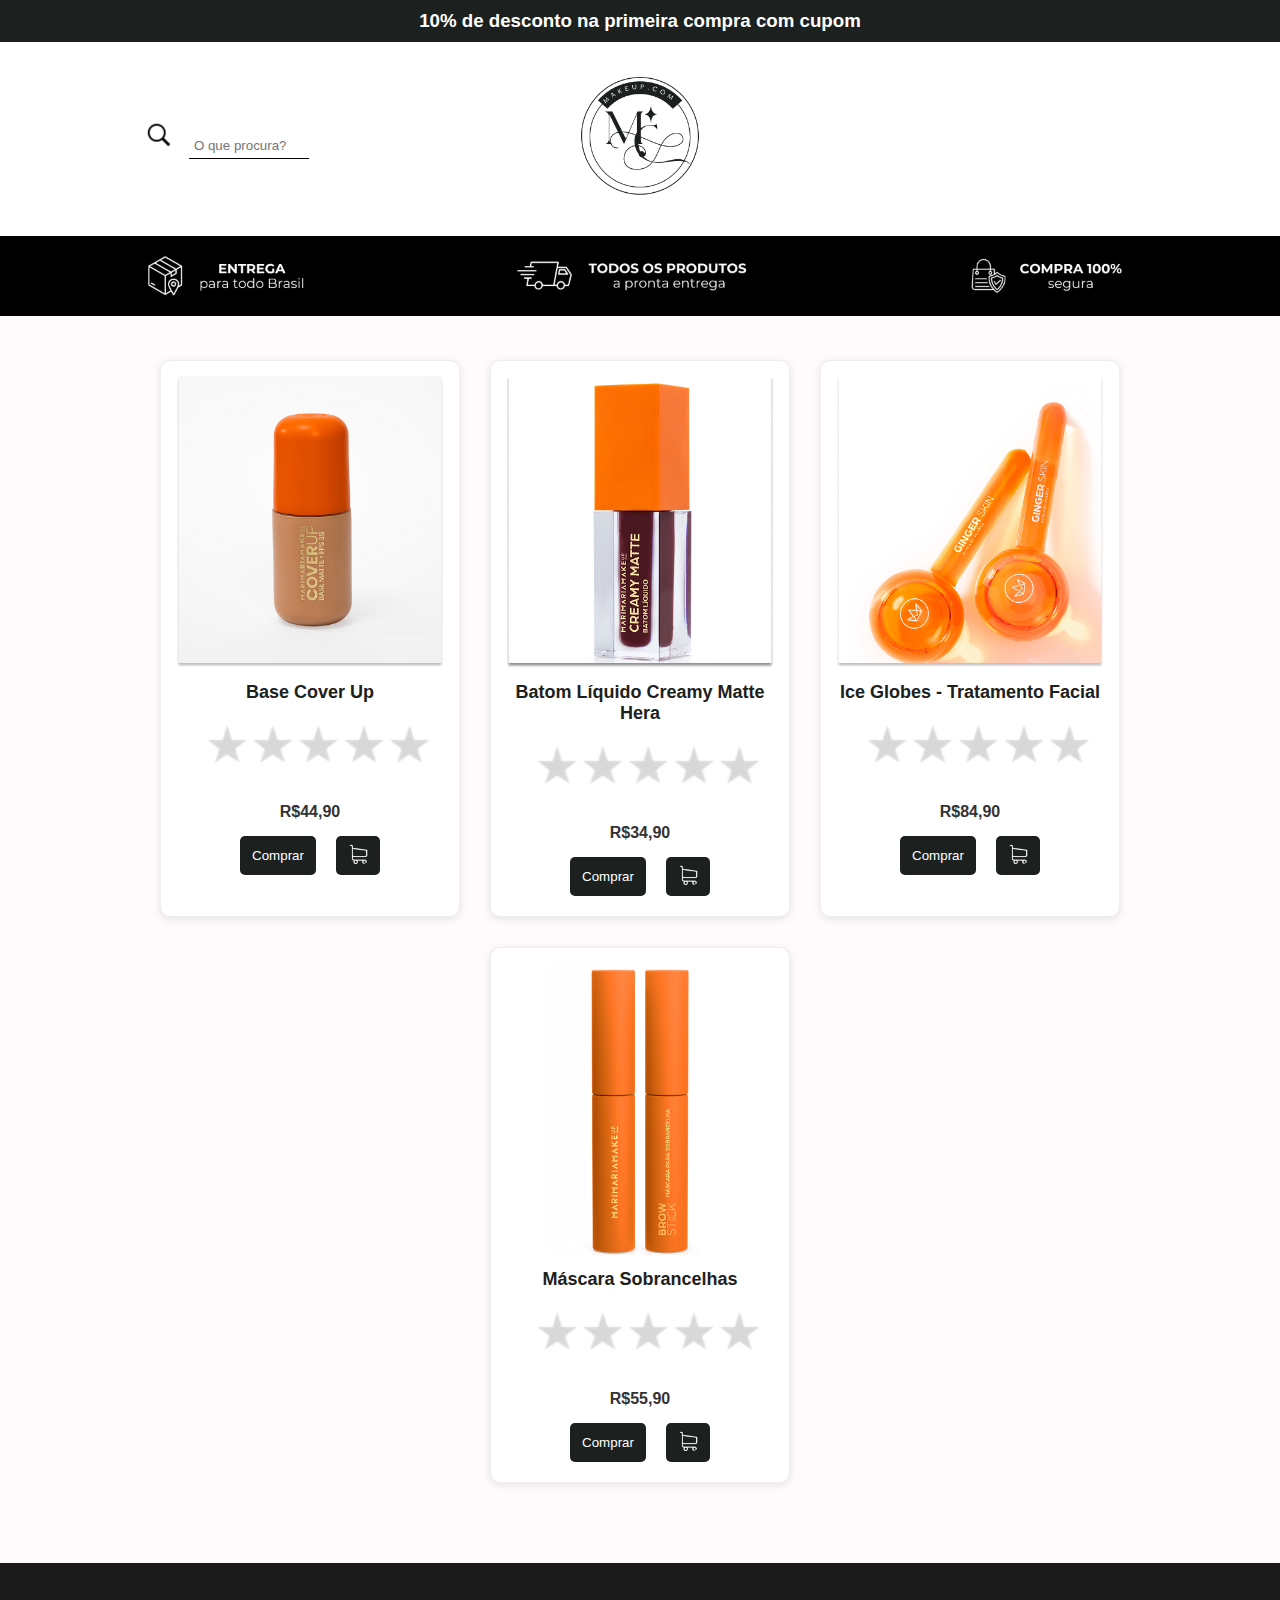
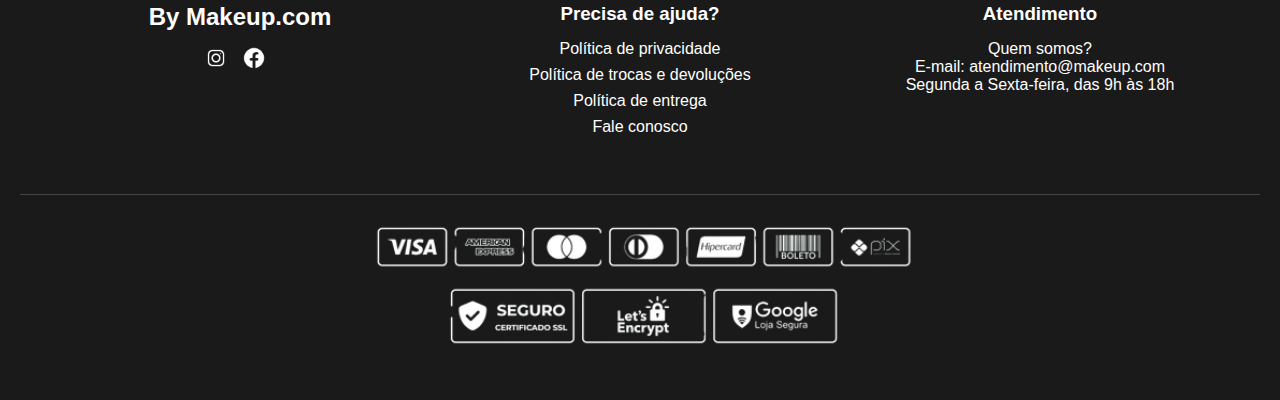
<file: produtdos marimaria.html>
<!DOCTYPE html>
<html lang="pt-br">
<head>
    <meta charset="UTF-8">
    <title>Produtos Mari Maria</title>
    <meta name="viewport" content="width=device-width, initial-scale=1.0">
    <link rel="stylesheet" href="/produtosmarimaria.css">
    <style>
        .linha {
            border: none;
            border-bottom: 1px solid black;
            outline: none;
            padding: 5px;
            width: 120px;
        }
    </style>
</head>
<body>

    <div class="sobreheader">
        <h3>10% de desconto na primeira compra com cupom</h3>
    </div>

    <header>
        <section class="busca">
            <div>
                <img src="assets/ICONES/Lupa.png" alt="Lupa" height="30px" style="padding-right: 10px;">
                <input id="Carrinho" type="text" placeholder="O que procura?" class="linha"/>
                <p id="resposta"></p>
            </div>
        </section>

        <section class="logo">
            <a href="index.html">
            <img src="./assets/LOGO SITE PNG.png" alt="Logo" height="150px">
            </a>
        </section>

        <section class="icones">
            <img src="assets/ICONES/perfil.png" alt="Perfil" height="40px" style="padding-top: 40px;">
            <img src="assets/ICONES/Carrinho.png" alt="Carrinho" height="40px" style="padding-top: 40px;">
        </section>
    </header>

    <section class="faixa-entrega" style="text-align: center;">
        <img src="./assets/ICONES/faixa entrega produtos todo o brasil.png" alt="Entrega em todo o Brasil" width="100%">
    </section>

    <main>
        <section class="produtos" style="display: flex; flex-wrap: wrap; justify-content: center; gap: 30px; padding: 20px;">
            
            
            <div class="produto" style="text-align: center;">
                <img src="./assets/Designer para o tcc/PRODUTOS DIMENSÕES CORRETAS/Base Cover Up  MM11A Mari Maria Makeup Base Cover Up  MM11A Mari Maria Makeup 2.1 1.png" alt="Base Cover Up" width="300px">
                <h3>Base Cover Up</h3>
                <img src="./assets/ICONES/estrelas png.png" width="80">
                <p>R$44,90</p>
                <div class="botoes-comprar">
                    <button class="botao-comprar">Comprar</button>
                    <button class="botao-carrinho">
                      <a href="carrinho.html">
                      <img src="./assets/ICONES/Carrinho branco.png" alt="Carrinho">
                    </a>
                    </button>
                </div>
            </div>

           
            <div class="produto" style="text-align: center;">
                <img src="./assets/Designer para o tcc/PRODUTOS DIMENSÕES CORRETAS/Batom Liquido Creamy Matte  Hera  Mari Maria Makeup 1.1 1.png" alt="Batom Hera" width="300px">
                <h3>Batom Líquido Creamy Matte Hera</h3>
                <img src="./assets/ICONES/estrelas png.png" width="80">
                <p>R$34,90</p>
                <div class="botoes-comprar">
                    <button class="botao-comprar">Comprar</button>
                    <button class="botao-carrinho">
                      <a href="carrinho.html">
                      <img src="./assets/ICONES/Carrinho branco.png" alt="Carrinho">
                    </a>
                    </button>
                </div>
            </div>

            
            <div class="produto" style="text-align: center;">
                <img src="./assets/Designer para o tcc/PRODUTOS DIMENSÕES CORRETAS/Ice Globes - Tratamento facial 4.2 1.png" alt="Ice Globes" width="300px">
                <h3>Ice Globes - Tratamento Facial</h3>
                <img src="./assets/ICONES/estrelas png.png" width="80">
                <p>R$84,90</p>
                <div class="botoes-comprar">
                    <button class="botao-comprar">Comprar</button>
                    <button class="botao-carrinho">
                      <a href="carrinho.html">
                      <img src="./assets/ICONES/Carrinho branco.png" alt="Carrinho">
                    </a>
                    </button>
                </div>
            </div>

            
            <div class="produto" style="text-align: center;">
                <img src="./assets/Designer para o tcc/PRODUTOS DIMENSÕES CORRETAS/Brow Stick  Marrom Mari Maria Makeup 3.2 1.png" alt="Brow Stick" width="300px">
                <h3>Máscara Sobrancelhas</h3>
                <img src="./assets/ICONES/estrelas png.png" width="80">
                <p>R$55,90</p>
                <div class="botoes-comprar">
                    <button class="botao-comprar">Comprar</button>
                    <button class="botao-carrinho">
                      <a href="carrinho.html">
                      <img src="./assets/ICONES/Carrinho branco.png" alt="Carrinho">
                    </a>
                    </button>
                  </div>
            </div>

        </section>
    </main>

    <footer>
    <link rel="stylesheet" href="footer.css">
    <section class="footer-container">
<div class="footer-column">
  <h2>By Makeup.com</h2>
  <nav class="social-media">
    <a href="#" aria-label="Instagram">
      <img src="./assets/Designer para o tcc/ICONES/logo instagram branco-sem fundo.png" alt="Instagram">
    </a>
    <a href="#" aria-label="facebook">
      <img src="./assets/Designer para o tcc/ICONES/logo facebook branco-sem fundo.png" alt="facebook">
    </a>
  </nav>
</div>

<div class="footer-column">
  <h3>Precisa de ajuda?</h3>
  <ul>
    <li><a href="Políticadeprivacidade.html">Política de privacidade</a></li>
    <li><a href="Políticadetrocasedevoluções.html">Política de trocas e devoluções</a></li>
    <li><a href="Políticadeentrega.html">Política de entrega</a></li>
    <li><a href="Faleconosco.html">Fale conosco</a></li>
  </ul>
</div>

<div class="footer-column">
  <h3>Atendimento</h3>
  <p><a href="QuemSomos.html">Quem somos?</a></p>
  <p>E-mail: <a href="mailto:atendimento@makeup.com">atendimento@makeup.com</a></p>
  <p>Segunda a Sexta-feira, das 9h às 18h</p>
</div>
</section>

<section class="footer-bottom">
  <img src="./assets/Designer para o tcc/ICONES/Formas de pagamento branco-sem fundo.png" alt="Visa" width="550px" >
</div>
</section>
</footer>


</body>
</html>
</file>
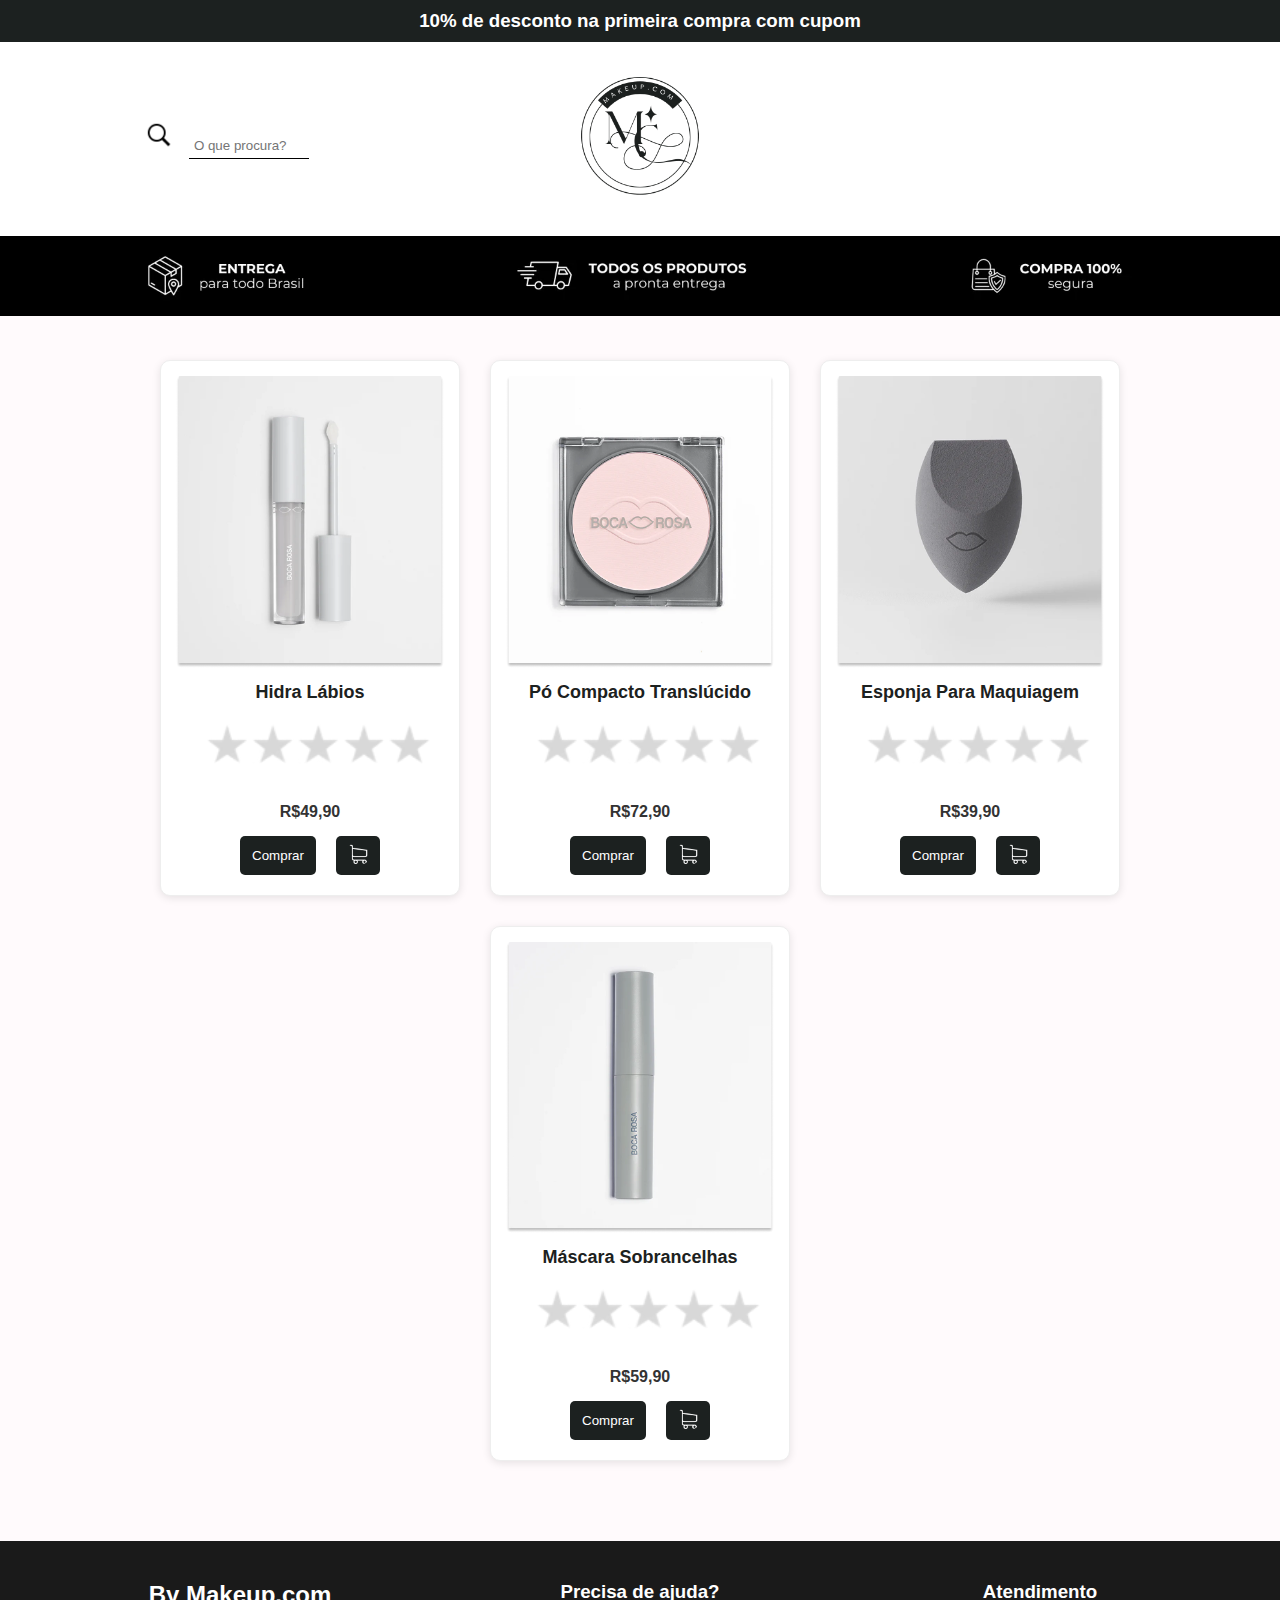
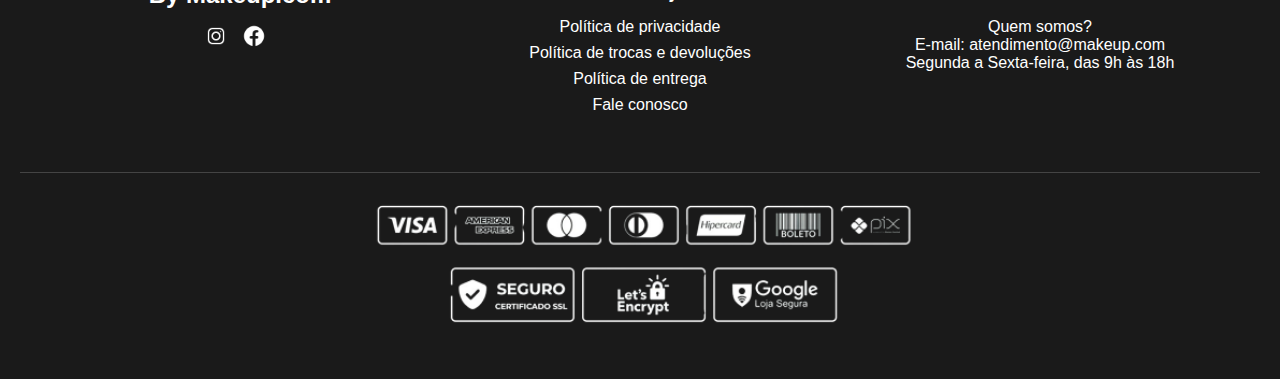
<file: produtos bocarosa.html>
<!DOCTYPE html>
<html lang="pt-br">
<head>
    <meta charset="UTF-8">
    <title>Produtos Boca Rosa</title>
    <meta name="viewport" content="width=device-width, initial-scale=1.0">
    <link rel="stylesheet" href="/produtosbocarosa.css">
    <style>
        .linha {
            border: none;
            border-bottom: 1px solid black;
            outline: none;
            padding: 5px;
            width: 120px;
        }
    </style>
</head>
<body>

    <div class="sobreheader">
        <h3>10% de desconto na primeira compra com cupom</h3>
    </div>

    <header>
        <section class="busca">
            <div>
                <img src="assets/ICONES/Lupa.png" alt="Lupa" height="30px" style="padding-right: 10px;">
                <input id="Carrinho" type="text" placeholder="O que procura?" class="linha"/>
                <p id="resposta"></p>
            </div>
        </section>

        <section class="logo">
            <a href="index.html">
            <img src="./assets/LOGO SITE PNG.png" alt="Logo" height="150px">
            </a>
        </section>

        <section class="icones">
            <img src="assets/ICONES/perfil.png" alt="Perfil" height="40px" style="padding-top: 40px;">
            <img src="assets/ICONES/Carrinho.png" alt="Carrinho" height="40px" style="padding-top: 40px;">
        </section>
    </header>

    <section class="faixa-entrega" style="text-align: center;">
        <img src="./assets/ICONES/faixa entrega produtos todo o brasil.png" alt="Entrega em todo o Brasil" width="100%">
    </section>

    <main>
        <section class="produtos" style="display: flex; flex-wrap: wrap; justify-content: center; gap: 30px; padding: 20px;">
            
          
            <div class="produto" style="text-align: center;">
                <img src="./assets/Designer para o tcc/PRODUTOS DIMENSÕES CORRETAS/Hidra Lábios 10.1 1.png" alt="Hidra Lábios" width="300px">
                <h3>Hidra Lábios</h3>
                <img src="./assets/ICONES/estrelas png.png" width="80">
                <p>R$49,90</p>
                <div class="botoes-comprar">
                    <button class="botao-comprar">Comprar</button>
                    <button class="botao-carrinho">
                        <a href="carrinho.html">
                      <img src="./assets/ICONES/Carrinho branco.png" alt="Carrinho">
                    </a>
                    </button>
                </div>
            </div>

           
            <div class="produto" style="text-align: center;">
                <img src="./assets/Designer para o tcc/PRODUTOS DIMENSÕES CORRETAS/Pó Compacto Translúcido 11.1 1.png" alt="Pó Compacto Translúcido" width="300px">
                <h3>Pó Compacto Translúcido</h3>
                <img src="./assets/ICONES/estrelas png.png" width="80">
                <p>R$72,90</p>
                <div class="botoes-comprar">
                    <button class="botao-comprar">Comprar</button>
                    <button class="botao-carrinho">
                        <a href="carrinho.html">
                      <img src="./assets/ICONES/Carrinho branco.png" alt="Carrinho">
                    </a>
                    </button>
                </div>
            </div>

           
            <div class="produto" style="text-align: center;">
                <img src="./assets/Designer para o tcc/PRODUTOS DIMENSÕES CORRETAS/Esponja Para Maquiagem 9.1 1.png" alt="Esponja para Maquiagem" width="300px">
                <h3>Esponja Para Maquiagem</h3>
                <img src="./assets/ICONES/estrelas png.png" width="80">
                <p>R$39,90</p>
                <div class="botoes-comprar">
                    <button class="botao-comprar">Comprar</button>
                    <button class="botao-carrinho">
                        <a href="carrinho.html">
                      <img src="./assets/ICONES/Carrinho branco.png" alt="Carrinho">
                    </a>
                    </button>
                </div>
            </div>

           
            <div class="produto" style="text-align: center;">
                <img src="./assets/Designer para o tcc/PRODUTOS DIMENSÕES CORRETAS/Máscara para Sobrancelhas 12.1 1.png" alt="Máscara para sonbrancelhas" width="300px">
                <h3>Máscara Sobrancelhas</h3>
                <img src="./assets/ICONES/estrelas png.png" width="80">
                <p>R$59,90</p>
                <div class="botoes-comprar">
                    <button class="botao-comprar">Comprar</button>
                    <button class="botao-carrinho">
                        <a href="carrinho.html">
                      <img src="./assets/ICONES/Carrinho branco.png" alt="Carrinho">
                    </a>
                    </button>
                </div>
            </div>

        </section>
    </main>

    <footer>
            <link rel="stylesheet" href="footer.css">
            <section class="footer-container">
        <div class="footer-column">
        <h2>By Makeup.com</h2>
        <nav class="social-media">
            <a href="#" aria-label="Instagram">
            <img src="./assets/Designer para o tcc/ICONES/logo instagram branco-sem fundo.png" alt="Instagram">
            </a>
            <a href="#" aria-label="facebook">
            <img src="./assets/Designer para o tcc/ICONES/logo facebook branco-sem fundo.png" alt="facebook">
            </a>
        </nav>
        </div>

        <div class="footer-column">
        <h3>Precisa de ajuda?</h3>
        <ul>
            <li><a href="Políticadeprivacidade.html">Política de privacidade</a></li>
            <li><a href="Políticadetrocasedevoluções.html">Política de trocas e devoluções</a></li>
            <li><a href="Políticadeentrega.html">Política de entrega</a></li>
            <li><a href="Faleconosco.html">Fale conosco</a></li>
        </ul>
        </div>

        <div class="footer-column">
        <h3>Atendimento</h3>
        <p><a href="QuemSomos.html">Quem somos?</a></p>
        <p>E-mail: <a href="mailto:atendimento@makeup.com">atendimento@makeup.com</a></p>
        <p>Segunda a Sexta-feira, das 9h às 18h</p>
        </div>
    </section>

    <section class="footer-bottom">
        <img src="./assets/Designer para o tcc/ICONES/Formas de pagamento branco-sem fundo.png" alt="Visa" width="550px" >
        </div>
    </section>
    </footer>


    </footer>
</body>
</html>
</file>
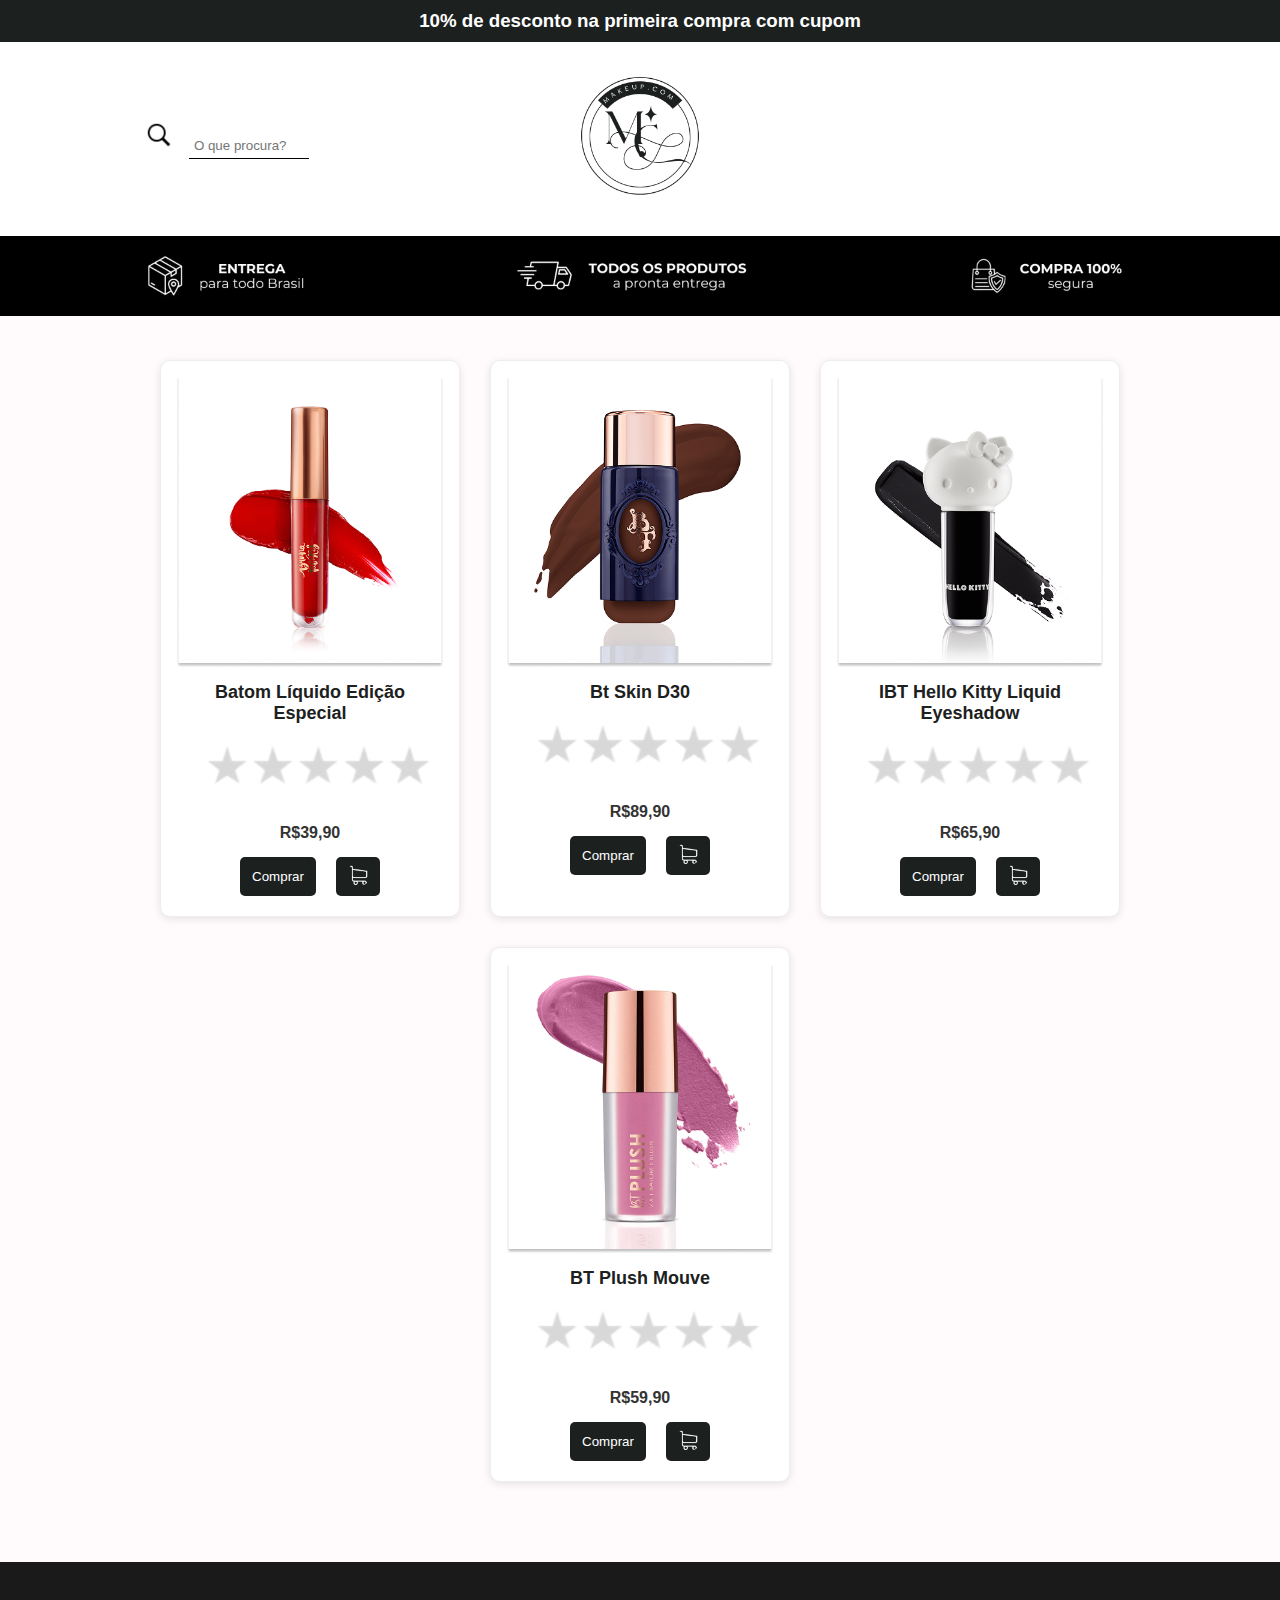
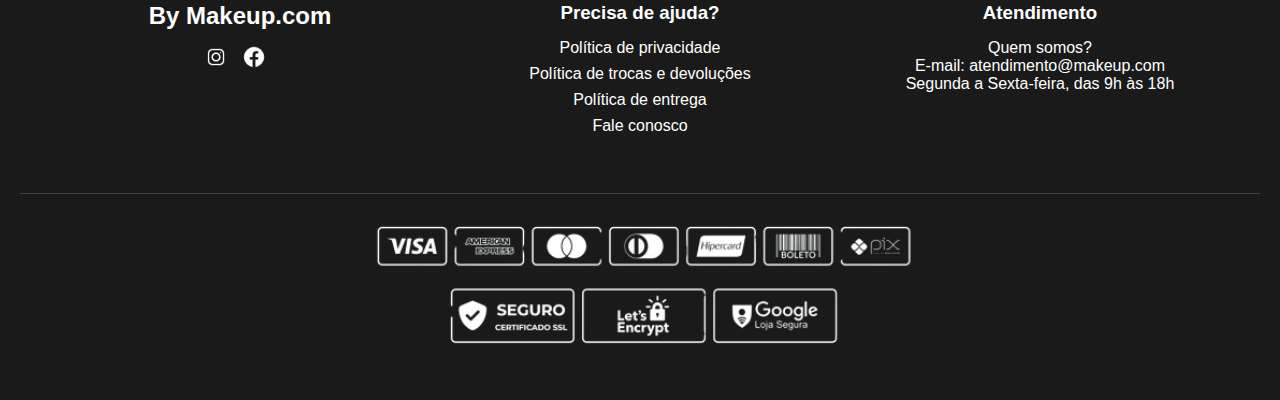
<file: produtos brunatavares.html>
<!DOCTYPE html>
<html lang="pt-br">
<head>
    <meta charset="UTF-8">
    <title>Produtos Bruna Tavares</title>
    <meta name="viewport" content="width=device-width, initial-scale=1.0">
    <link rel="stylesheet" href="/produtosbrunatavares.css">
    <style>
        .linha {
            border: none;
            border-bottom: 1px solid black;
            outline: none;
            padding: 5px;
            width: 120px;
        }
    </style>
</head>
<body>

    <div class="sobreheader">
        <h3>10% de desconto na primeira compra com cupom</h3>
    </div>

    <header>
        <section class="busca">
            <div>
                <img src="assets/ICONES/Lupa.png" alt="Lupa" height="30px" style="padding-right: 10px;">
                <input id="Carrinho" type="text" placeholder="O que procura?" class="linha"/>
                <p id="resposta"></p>
            </div>
        </section>

        <section class="logo">
            <a href="index.html">
            <img src="./assets/LOGO SITE PNG.png" alt="Logo" height="150px">
            </a>
        </section>

        <section class="icones">
            <img src="assets/ICONES/perfil.png" alt="Perfil" height="40px" style="padding-top: 40px;">
            <img src="assets/ICONES/Carrinho.png" alt="Carrinho" height="40px" style="padding-top: 40px;">
        </section>
    </header>

    <section class="faixa-entrega" style="text-align: center;">
        <img src="./assets/ICONES/faixa entrega produtos todo o brasil.png" alt="Entrega em todo o Brasil" width="100%">
    </section>

    <main>
        <section class="produtos" style="display: flex; flex-wrap: wrap; justify-content: center; gap: 30px; padding: 20px;">
            
           
            <div class="produto" style="text-align: center;">
                <img src="./assets/Designer para o tcc/PRODUTOS DIMENSÕES CORRETAS/BT Batom Líquido Edição Especial 6.1 1.png" alt="Batom Líquido" width="300px">
                <h3>Batom Líquido Edição Especial</h3>
                <img src="./assets/ICONES/estrelas png.png" width="80">
                <p>R$39,90</p>
                <div class="botoes-comprar">
                    <button class="botao-comprar">Comprar</button>
                    <button class="botao-carrinho">
                        <a href="carrinho.html">
                      <img src="./assets/ICONES/Carrinho branco.png" alt="Carrinho">
                    </a>
                    </button>
                  </div>
            </div>

           
            <div class="produto" style="text-align: center;">
                <img src="./assets/Designer para o tcc/PRODUTOS DIMENSÕES CORRETAS/BT Skin D30 7.1 1.png" alt="Bt skin" width="300px">
                <h3>Bt Skin D30</h3>
                <img src="./assets/ICONES/estrelas png.png" width="80">
                <p>R$89,90</p>
                <div class="botoes-comprar">
                    <button class="botao-comprar">Comprar</button>
                    <button class="botao-carrinho">
                        <a href="carrinho.html">
                      <img src="./assets/ICONES/Carrinho branco.png" alt="Carrinho">
                    </a>
                    </button>
                  </div>
            </div>

            
            <div class="produto" style="text-align: center;">
                <img src="./assets/Designer para o tcc/PRODUTOS DIMENSÕES CORRETAS/BT Hello Kitty Liquid Eyeshadow Black 5.1 1.png" alt="" width="300px">
                <h3>IBT Hello Kitty Liquid Eyeshadow</h3>
                <img src="./assets/ICONES/estrelas png.png" width="80">
                <p>R$65,90</p>
                <div class="botoes-comprar">
                    <button class="botao-comprar">Comprar</button>
                    <button class="botao-carrinho">
                        <a href="carrinho.html">
                      <img src="./assets/ICONES/Carrinho branco.png" alt="Carrinho">
                    </a>
                    </button>
                  </div>
            </div>

          
            <div class="produto" style="text-align: center;">
                <img src="./assets/Designer para o tcc/PRODUTOS DIMENSÕES CORRETAS/BT Plush Mauve 8.1  1.png" alt="" width="300px">
                <h3>BT Plush Mouve</h3>
                <img src="./assets/ICONES/estrelas png.png" width="80">
                <p>R$59,90</p>
                <div class="botoes-comprar">
                    <button class="botao-comprar">Comprar</button>
                    <button class="botao-carrinho">
                        <a href="carrinho.html">
                      <img src="./assets/ICONES/Carrinho branco.png" alt="Carrinho">
                    </a>
                    </button>
                  </div>
            </div>

        </section>
    </main>

        <footer>
            <link rel="stylesheet" href="footer.css">
            <section class="footer-container">
        <div class="footer-column">
        <h2>By Makeup.com</h2>
        <nav class="social-media">
            <a href="#" aria-label="Instagram">
            <img src="./assets/Designer para o tcc/ICONES/logo instagram branco-sem fundo.png" alt="Instagram">
            </a>
            <a href="#" aria-label="facebook">
            <img src="./assets/Designer para o tcc/ICONES/logo facebook branco-sem fundo.png" alt="facebook">
            </a>
        </nav>
        </div>

        <div class="footer-column">
        <h3>Precisa de ajuda?</h3>
        <ul>
            <li><a href="Políticadeprivacidade.html">Política de privacidade</a></li>
            <li><a href="Políticadetrocasedevoluções.html">Política de trocas e devoluções</a></li>
            <li><a href="Políticadeentrega.html">Política de entrega</a></li>
            <li><a href="Faleconosco.html">Fale conosco</a></li>
        </ul>
        </div>

        <div class="footer-column">
        <h3>Atendimento</h3>
        <p><a href="QuemSomos.html">Quem somos?</a></p>
        <p>E-mail: <a href="mailto:atendimento@makeup.com">atendimento@makeup.com</a></p>
        <p>Segunda a Sexta-feira, das 9h às 18h</p>
        </div>
    </section>

    <section class="footer-bottom">
        <img src="./assets/Designer para o tcc/ICONES/Formas de pagamento branco-sem fundo.png" alt="Visa" width="550px" >
        </div>
    </section>
    </footer>


</body>
</html>
</file>
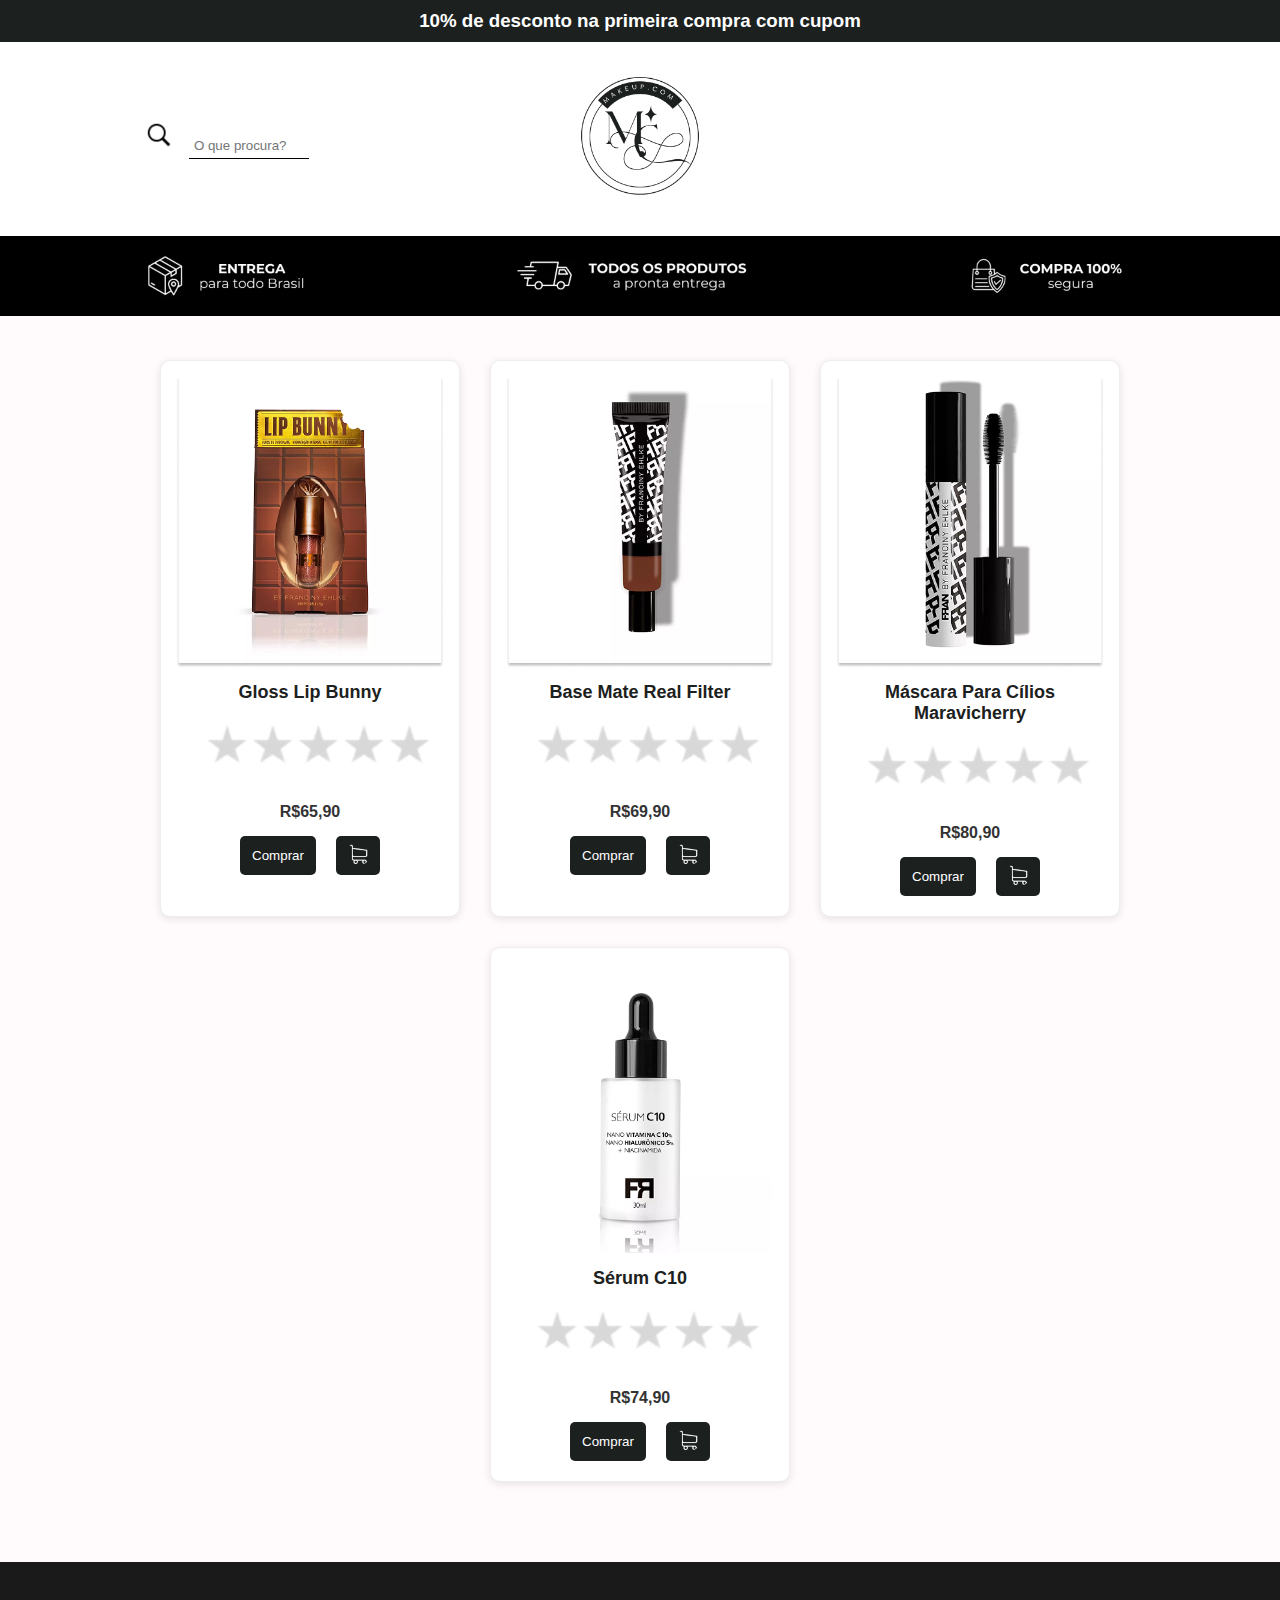
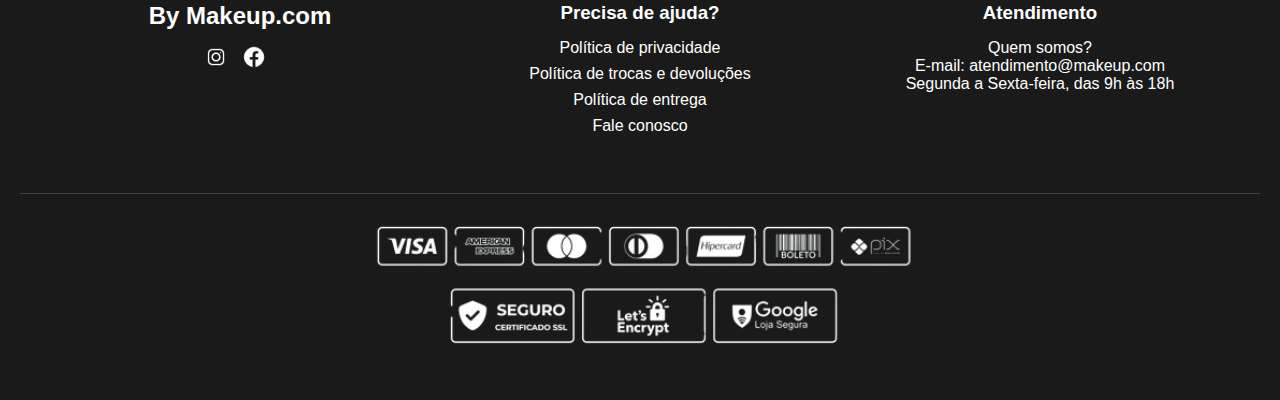
<file: produtos fran.html>
<!DOCTYPE html>
<html lang="pt-br">
<head>
    <meta charset="UTF-8">
    <title>Produtos Franciny Elhke</title>
    <meta name="viewport" content="width=device-width, initial-scale=1.0">
    <link rel="stylesheet" href="/produtosfran.css">
    <style>
        .linha {
            border: none;
            border-bottom: 1px solid black;
            outline: none;
            padding: 5px;
            width: 120px;
        }
    </style>
</head>
<body>

    <div class="sobreheader">
        <h3>10% de desconto na primeira compra com cupom</h3>
    </div>

    <header>
        <section class="busca">
            <div>
                <img src="assets/ICONES/Lupa.png" alt="Lupa" height="30px" style="padding-right: 10px;">
                <input id="Carrinho" type="text" placeholder="O que procura?" class="linha"/>
                <p id="resposta"></p>
            </div>
        </section>

        <section class="logo">
            <a href="index.html">
            <img src="./assets/LOGO SITE PNG.png" alt="Logo" height="150px">
            </a>
        </section>

        <section class="icones">
            <img src="assets/ICONES/perfil.png" alt="Perfil" height="40px" style="padding-top: 40px;">
            <img src="assets/ICONES/Carrinho.png" alt="Carrinho" height="40px" style="padding-top: 40px;">
        </section>
    </header>

    <section class="faixa-entrega" style="text-align: center;">
        <img src="./assets/ICONES/faixa entrega produtos todo o brasil.png" alt="Entrega em todo o Brasil" width="100%">
    </section>

    <main>
        <section class="produtos" style="display: flex; flex-wrap: wrap; justify-content: center; gap: 30px; padding: 20px;">
        
            <div class="produto" style="text-align: center;">
                <img src="./assets/Designer para o tcc/PRODUTOS DIMENSÕES CORRETAS/GLOSS FRAN BY FRANCINY EHLKE LIP BUNNY 1.1 1.png" alt="Lip Bunny" width="300px">
                <h3>Gloss Lip Bunny</h3>
                <img src="./assets/ICONES/estrelas png.png" width="80">
                <p>R$65,90</p>
                <div class="botoes-comprar">
                    <button class="botao-comprar">Comprar</button>
                    <button class="botao-carrinho">
                        <a href="carrinho.html">
                      <img src="./assets/ICONES/Carrinho branco.png" alt="Carrinho">
                    </a>
                    </button>
                  </div>
            </div>

            
            <div class="produto" style="text-align: center;">
                <img src="./assets/Designer para o tcc/PRODUTOS DIMENSÕES CORRETAS/BASE MATE REAL FILTER FRAN BY FRANCINY EHLKE E-04 2.1 1.png" alt="Base" width="300px">
                <h3>Base Mate Real Filter</h3>
                <img src="./assets/ICONES/estrelas png.png" width="80">
                <p>R$69,90</p>
                <div class="botoes-comprar">
                    <button class="botao-comprar">Comprar</button>
                    <button class="botao-carrinho">
                        <a href="carrinho.html">
                      <img src="./assets/ICONES/Carrinho branco.png" alt="Carrinho">
                    </a>
                    </button>
                  </div>
            </div>

            
            <div class="produto" style="text-align: center;">
                <img src="./assets/Designer para o tcc/PRODUTOS DIMENSÕES CORRETAS/MÁSCARA PARA CÍLIOS MARAVICHERRY FRAN BY FRANCINY EHLKE 4.2 1.png" alt="Máscara para cílios" width="300px">
                <h3>Máscara Para Cílios Maravicherry</h3>
                <img src="./assets/ICONES/estrelas png.png" width="80">
                <p>R$80,90</p>
                <div class="botoes-comprar">
                    <button class="botao-comprar">Comprar</button>
                    <button class="botao-carrinho">
                        <a href="carrinho.html">
                      <img src="./assets/ICONES/Carrinho branco.png" alt="Carrinho">
                    </a>
                    </button>
                  </div>
            </div>

           
            <div class="produto" style="text-align: center;">
                <img src="./assets/Designer para o tcc/PRODUTOS DIMENSÕES CORRETAS/SÉRUM C10 FRAN BY FRANCINY EHLKE 3.1 1.png" alt="Sérum" width="300px">
                <h3>Sérum C10</h3>
                <img src="./assets/ICONES/estrelas png.png" width="80">
                <p>R$74,90</p>
                <div class="botoes-comprar">
                    <button class="botao-comprar">Comprar</button>
                    <button class="botao-carrinho">
                        <a href="carrinho.html">
                      <img src="./assets/ICONES/Carrinho branco.png" alt="Carrinho">
                    </a>
                    </button>
                  </div>
            </div>

        </section>
    </main>

        <footer> 
            <link rel="stylesheet" href="footer.css">
            <section class="footer-container">
        <div class="footer-column">
        <h2>By Makeup.com</h2>
        <nav class="social-media">
            <a href="#" aria-label="Instagram">
            <img src="./assets/Designer para o tcc/ICONES/logo instagram branco-sem fundo.png" alt="Instagram">
            </a>
            <a href="#" aria-label="facebook">
            <img src="./assets/Designer para o tcc/ICONES/logo facebook branco-sem fundo.png" alt="facebook">
            </a>
        </nav>
        </div>

        <div class="footer-column">
        <h3>Precisa de ajuda?</h3>
        <ul>
            <li><a href="Políticadeprivacidade.html">Política de privacidade</a></li>
            <li><a href="Políticadetrocasedevoluções.html">Política de trocas e devoluções</a></li>
            <li><a href="Políticadeentrega.html">Política de entrega</a></li>
            <li><a href="Faleconosco.html">Fale conosco</a></li>
        </ul>
        </div>

        <div class="footer-column">
        <h3>Atendimento</h3>
        <p><a href="QuemSomos.html">Quem somos?</a></p>
        <p>E-mail: <a href="mailto:atendimento@makeup.com">atendimento@makeup.com</a></p>
        <p>Segunda a Sexta-feira, das 9h às 18h</p>
        </div>
    </section>

    <section class="footer-bottom">
        <img src="./assets/Designer para o tcc/ICONES/Formas de pagamento branco-sem fundo.png" alt="Visa" width="550px" >
        </div>
    </section>
    </footer>


</body>
</html>
</file>
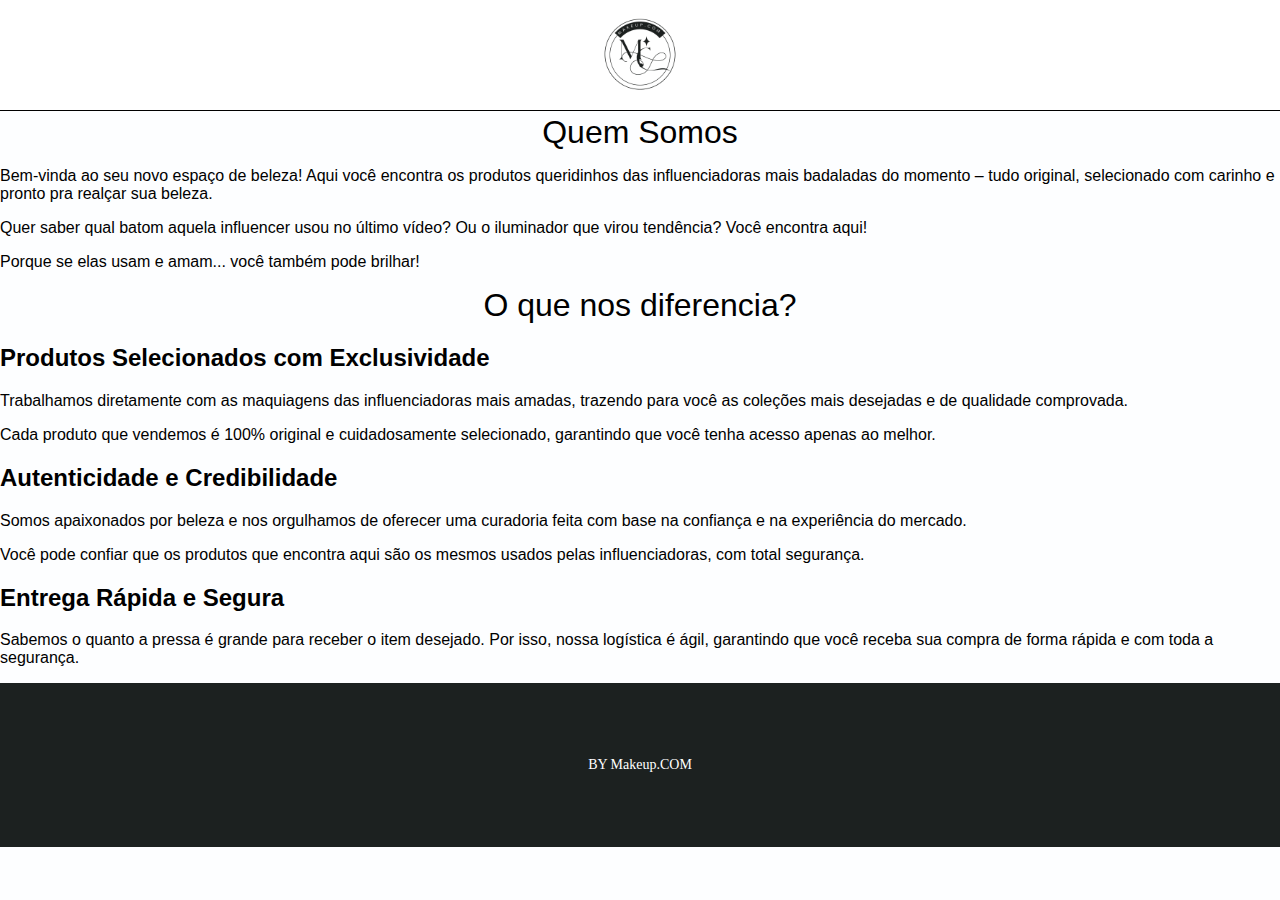
<file: QuemSomos.html>
<!DOCTYPE html>
<html lang="pt-br">
<head>
  <meta charset="UTF-8">
  <meta name="viewport" content="width=device-width, initial-scale=1.0">
  <title>Quem Somos</title>
  <link rel="stylesheet" href="style.css">
</head>

<body>
  <header class="quem-somos-header">
    <img src="./assets/LOGO SITE PNG.png" alt="Logo da empresa" width="90px">
  </header>

  <main>
    <section class="sobre">
      <h1>Quem Somos</h1>
      <p>
        Bem-vinda ao seu novo espaço de beleza! Aqui você encontra os produtos queridinhos das influenciadoras mais badaladas do momento – tudo original, selecionado com carinho e pronto pra realçar sua beleza.
      </p>
      <p>
        Quer saber qual batom aquela influencer usou no último vídeo? Ou o iluminador que virou tendência? Você encontra aqui!
      </p>
      <p>
        Porque se elas usam e amam... você também pode brilhar!
      </p>
    </section>

    <section class="diferenciais">
      <h1>O que nos diferencia?</h1>

      <div class="diferencial">
        <h2>Produtos Selecionados com Exclusividade</h2>
        <p>
          Trabalhamos diretamente com as maquiagens das influenciadoras mais amadas, trazendo para você as coleções mais desejadas e de qualidade comprovada.
        </p>
        <p>
          Cada produto que vendemos é 100% original e cuidadosamente selecionado, garantindo que você tenha acesso apenas ao melhor.
        </p>
      </div>

      <div class="diferencial">
        <h2>Autenticidade e Credibilidade</h2>
        <p>
          Somos apaixonados por beleza e nos orgulhamos de oferecer uma curadoria feita com base na confiança e na experiência do mercado.
        </p>
        <p>
          Você pode confiar que os produtos que encontra aqui são os mesmos usados pelas influenciadoras, com total segurança.
        </p>
      </div>

      <div class="diferencial">
        <h2>Entrega Rápida e Segura</h2>
        <p>
          Sabemos o quanto a pressa é grande para receber o item desejado. Por isso, nossa logística é ágil, garantindo que você receba sua compra de forma rápida e com toda a segurança.
        </p>
      </div>
    </section>
  </main>

  <footer class="quem-somos-footer">
    <p class="fontby">BY Makeup.COM</p>
  </footer>
</body>
</html>
</file>
<file: style.css>
@import url(
'https://fonts.googleapis.com/css2?family=Cormorant+Garamond:ital,wght@0,300..700;1,300..700&display=swap');

a {
  color: #000;
  text-decoration: none;
}

.linha {
            border: none;
            border-bottom: 5px solid black;
            outline: none;
            padding: 5px;
            width: 120px;
        }

        .grid {
            display: flex;
            flex-wrap: wrap;
            justify-content: center;
            gap: 40px;
            text-align: center;
        }

        .grid-item {
            flex: 1 1 300px;
        }

        .banner, .section-title, .subtitulo {
            text-align: center;

              animation: glowIn 1.5s ease-out;
              
        }

@keyframes glowIn {
  0% {
    opacity: 0;
    transform: scale(0.9);
    text-shadow: none;
  }
  60% {
    opacity: 1;
    transform: scale(1.05);
    text-shadow: 0 0 10px rgba(255, 105, 180, 0.6);
  }
  100% {
    transform: scale(1);
    text-shadow: 0 0 5px rgba(255, 105, 180, 0.4);
  }
}


.grid-itembr{
  transition: transform 0.3s ease;
  box-shadow: 10px 10px 20px rgba(0, 0, 0, 0.5);
  
}

.grid-itembr:hover{
  transform: scale(1.02);
}


body {
  margin: 0;
  font-family: 'Segoe UI', Tahoma, Geneva, Verdana, sans-serif;
  background: linear-gradient(135deg, #FDFEFF);
  display: flex;
  flex-direction: column;
  align-items: center;
}


header {
  display: flex;
  justify-content: space-around;
  align-items: center;
  flex-wrap: wrap;
  padding: 10px 20px;
  width: 100%;
  box-sizing: border-box;
  background-color: #fff;
  gap: 20px;
  border-bottom: 1px solid;
  font-weight: bold;
}

#marimaria img{
  width: 70px;
  height: 70px;
}

.sobreheader {
  background-color: #1C2120;
  color: rgba(255, 255, 255, 0.87);
  text-align: center;
  padding: 0px;
  height: 30px;
  width: 100%;
  box-sizing: border-box;
  text-decoration: underline;
}

h1, h3 {
  text-align: center;
  font-weight: normal;
  margin: 3px 0;
  

}



.linha {
  border: none;
  border-bottom: 1px solid black;
  outline: none;
  padding: 4px;
  width: 150px;
}


.logo {
  display: block;
  margin: 0 auto;
}


.grid {
  display: flex;
  flex-wrap: wrap;
  justify-content: center;
  gap: 35px;
  text-align: center;
  padding: 20px;
}

.grid-item {
  flex: 1 1 300px;
  max-width: 300px;
}

.grid-item img {
  width: 100%;
  max-width: 300px;
  height: auto;
  transition: transform 0.3s ease;
  border-radius: 20px;
  box-shadow: 2px 5px 15px #000;
}

.grid-item img:hover {
  transform: scale(1.01);
}


.banner {
  width: 100%;
  max-width: 1800px;
  margin: 20px 0;
}


.banner img {
  transition: 1s;
  border-radius: 20px;
}

.banner img:hover{
  transform: scale(1.01);
}

footer {
  background-color: #1c2120;
  color: white;
  font-family: sans-serif;
  padding: 60px 20px;
  width: 100%;
  box-sizing: border-box;
  text-align: center;
  font-size: 14px;
}


footer ul {
  list-style: none;
  padding: 0;
  margin: 10px 0 0 0;
  display: flex;
  justify-content: center;
  gap: 15px;
}

footer a {
  color: #fff;
  text-decoration: none;
}

footer a:hover {
  text-decoration: underline;
}

.footer-container {
  display: flex;
  justify-content: space-between;
  flex-wrap: wrap;
  gap: 20px;
}

.footer2 {
  text-align: center;
}

.fontby {
  font-family: Georgia, 'Times New Roman', Times, serif;
}

.linha-branca {
  height: 2px;
  background: #fff;
  margin: 20px 0;
  border: none;
}


button {
  background-color: #1c2120;
  color: #fff;
  padding: 10px 15px;
  border-radius: 8px;
  border: none;
  cursor: pointer;
}


footer img {
  margin: 5px;
}


@media screen and (max-width: 768px) {
  .grid {
    flex-direction: column;
    align-items: center;
  }

  header {
    flex-direction: column;
  }
}
</file>
<file: footer.css>
footer {
    background-color: #1a1a1a;
    color: white;
    padding: 40px 20px;
    font-family: sans-serif;
  }
  
  .footer-container {
    display: flex;
    flex-wrap: wrap;
    justify-content: space-between;
    max-width: 1200px;
    margin: auto;
  }
  
  .footer-column {
    flex: 1;
    min-width: 250px;
    margin-bottom: 20px;
  }
  
  .footer-column h2,
  .footer-column h3 {
    margin-bottom: 15px;
    font-weight: bold;
  }
  
  .footer-column ul {
    list-style: none;
    padding: 0;
  }
  
  .footer-column ul li {
    margin-bottom: 8px;
  }
  
  .footer-column a {
    color: white;
    text-decoration: none;
  }
  
  .footer-column a:hover {
    text-decoration: underline;
  }
  
  .social-media a img {
    width: 24px;
    margin-right: 10px;
  }
  
  .footer-bottom {
    text-align: center;
    margin-top: 30px;
    border-top: 1px solid #444;
    padding-top: 20px;
  }
  
  .payment-methods img {
    height: 24px;
    margin: 0 6px;
  }
  
  /* Responsividade básica */
  @media (max-width: 768px) {
    .footer-container {
      flex-direction: column;
      text-align: center;
    }
  
    .footer-column {
      margin-bottom: 30px;
    }
  
    .social-media {
      justify-content: center;
    }
  }
</file>
<file: cadastro.css>
*{
    box-sizing: border-box;
    padding: 0;
    margin: 0;
}

body {
    font-family: 'Segoe UI', Tahoma, Geneva, Verdana, sans-serif;
    background-color: #1C2120;
    height: 100vh;
    display: flex;
    justify-content: center;
    align-items: center;
}

/* Envolve todo o conteúdo e centraliza */
.center-wrapper {
    display: flex;
    justify-content: center;
    align-items: center;
    padding: 1rem;
}

*,
*::before,
*::after {
  box-sizing: border-box;
}


.login-box {
  background-color: #fff;
  width: 1100px;     /* aumentei a largura */
  height: auto;     /* altura automática para adaptar ao conteúdo */
  max-height: 700px; /* limite máximo de altura, se quiser */
  padding: 2rem;
  border-radius: 4rem;
  box-shadow: 0 0 20px rgba(0,0,0,0.3);
  text-align: center;
  margin: auto;
  display: flex;
  flex-direction: column;
  justify-content: center;
  align-items: center;
  overflow-y: auto; /* adiciona scroll vertical se passar do max-height */


  /* Flex para centralizar conteúdo */
  display: flex;
  flex-direction: column;
  justify-content: center;
  align-items: center;

  /* Fundo do scroll dentro da caixa */
  background-clip: padding-box; 
}

/* Scrollbar para WebKit */
.login-box::-webkit-scrollbar {
  width: 12px;
  background-color: transparent; /* fundo transparente para não “quebrar” a borda da caixa */
}

.login-box::-webkit-scrollbar-thumb {
  background-color: #999;
  border-radius: 8px;
  border: 3px solid #fff;  /* borda branca dentro do polegar, para destacar */
}

/* Scrollbar para Firefox */
.login-box {
  scrollbar-width: thin;
  scrollbar-color: #999 transparent;
}

/* Cabeçalhos */
.login-box h1 {
    font-size: 1.8rem;
    margin-bottom: 1rem;
    color: #1C2120;
}

.login-box p {
    margin: 0.5rem 0;
    color: #444;
}

/* Inputs */
form input {
    width: 100%;
    padding: 0.75rem;
    margin: 0.5rem 0;
    border-radius: 0.5rem;
    border: 1px solid #ccc;
    font-size: 1rem;
}

/* Botão */
button {
    margin-top: 1rem;
    width: 100%;
    padding: 0.75rem;
    background-color: #1C2120;
    color: white;
    border: none;
    border-radius: 0.5rem;
    font-size: 1rem;
    cursor: pointer;
    transition: background 0.3s ease;
}

button:hover {
    background-color: #333;
}

/* Centralização do cabeçalho */
header {
    display: flex;
    flex-direction: column;
    gap: 1rem;
    align-items: center;
    margin-bottom: 1.5rem;
}

/* Responsivo (opcional) */
@media (max-width: 600px) {
    .login-box {
        padding: 1rem;
    }
}
</file>
<file: carrinho.css>
body {
    font-family: Arial, sans-serif;
    margin: 0;
    padding: 0;
    background: #f9f9f9;
  }

  header {
    background-color: #1C2120;
    color: white;
    padding: 1rem;
    text-align: center;
  }

  header img {
    height: 60px;
    vertical-align: middle;
  }

  nav {
    margin-top: 10px;
  }

  nav a {
    color: white;
    text-decoration: none;
    margin: 0 10px;
  }

  .container {
      display: flex;
  flex-direction: column;
  align-items: flex-start; /* alinha tudo à esquerda */
  gap: 1rem; /* espaço entre os elementos */
  padding: 4rem;
  }


  .search-bar input {
    width: 180px;
    padding: 10px;
    font-size: 16px;
    border-radius: 20px;
    
  }

  .cart-item {
    background: white;
    padding: 1rem;
    margin-bottom: 1rem;
    border: 5px solid #ccc;
    display: flex;
    justify-content: space-between;
    align-items: center;
    border-radius: 20px;
    margin: 15px;
    width: 300px;

  }

  .cart-item button {
    padding: 5px 10px;
    background-color: #1C2120;
    color: white;
    border: none;
    cursor: pointer;
    border-radius: 20px;
  }

  #addItem {
    padding: 10px 7px;
    background-color: #1C2120;
    color: white;
    border: none;
    cursor: pointer;
    border-radius: 20px;
    margin: none;
  }

  #checkout {
    display: block;
    width: 180px;
    padding: 0.7rem;
    background-color: #1C2120;
    color: white;
    font-size: 12px;
    border: none;
    cursor: pointer;
    margin-top: 2rem;
    border-radius: 20px;
  }

.footer {
background-color: #121616;
color: white;
padding: 0.rem;
font-family: Arial, sans-serif;
}

.footer-content {
display: flex;
justify-content: space-between;
align-items: center;
flex-wrap: wrap;
}

.footer-col {
flex: 1;
margin: 2rem;
min-width: 200px;
align-items: center;
}

.footer-col h4 {
margin-bottom: 1rem;
font-size: 1rem;
align-items: center;
}

.textomeio{
display: flex;
justify-content: center;}

.footer-col ul {
list-style: none;
padding: 0;
display: flex;
flex-direction: column; 
gap: 1.2rem; 
align-items: center; 
}

.footer-col ul li a {
color: white;
text-decoration: none;
font-size: 1rem;
}

.footer-col a {
font-size: 1rem;
}

.MCtext{
font-size: 1.6rem;

}

.social-icons img {
width: 24px;
margin-right: 25px;
margin-top: 2px;
}

/* Logo centralizada */
.logo{
width: 120px;
margin-bottom: 1rem;
}

hr {
margin: 1rem 0 1rem;
border: 1px solid #fff;
}

.footer-bottom {
display: flex;
justify-content: space-between;
align-items: center;
padding: 2px;
}

.footer-bottom p {
font-size: 1rem;
margin: 50px;
}

.payment-icons img {
height: 150px;
margin-left: 10px;
}
</file>
<file: PERFILTESTE.css>
*{
    box-sizing: border-box;
}

body{
    margin: 0;
    font-family: 'Segoe UI', Tahoma, Geneva, Verdana, sans-serif;
    background: #1C2120;
    height: 100vh;
    display: flex;
    justify-content: center;
    align-items: center;
}

.container{
    display: flex;
    justify-content: center;
    align-items: center;
    width: 100%;

}

.login-box{
    background: #ffff;
    padding: 2.5rem;
    border-radius: 1rem;
    box-shadow: 0 10px 25px rgba(0,0,0,0.2);
    width: 100%;
    max-width: 400px;
    text-align: center;
}

.login-box h1{
    margin-bottom: 0.5rem;
    font-size: 2rem;
    color:#333;
}

.login-box p{
    margin-bottom: 2rem;
    color: #666;
}

form input{
    width: 100%;
    padding: 1rem;
    margin-bottom: 1rem;
    border: 1px solid #ccc;
    border-radius: 0.75rem;
    font-size: 1rem;
    transition: border-color 0.3s;
}

form input:focus{
    border-color: #4CAF50;
    outline: none;

}

button{
    width: 100%;
    padding: 1rem;
    color: #ffff;
    background: #1C2120;
    font-size: 1rem;
    border: none;
    border-radius: 0.75rem;
    cursor: pointer;
    transition: background-color 0.3s, transform 0.2s, box-shadow 0.3s;
}

button:hover{
    background-color: #1C2120;
    transform: scale(1.05);
    box-shadow: 0 5px 15px rgba(0,0,0,0.2);
}

.register-link{
    margin-top: 1rem;
    font-size: 0.9rem;
}

.register-link a {
    color: #1C2120;
    text-decoration: none;
    font-weight: bold;
}

.register-link a:hover{
    text-decoration: underline;
}
</file>
<file: produtosmarimaria.css>
* {
    margin: 0;
    padding: 0;
    box-sizing: border-box;
}

body {
    font-family: Arial, sans-serif;
    background-color: #fffafc;
    color: #333;
}


.sobreheader {
    background-color: #1c2120;
    text-align: center;
    padding: 10px;
    font-weight: bold;
    color: white;
}


header {
    display: flex;
    justify-content: space-between;
    align-items: center;
    flex-wrap: wrap;
    padding: 20px;
    background-color: #ffffff;
}

.busca,
.logo,
.icones {
    flex: 1;
    text-align: center;
}


.linha {
    border: none;
    border-bottom: 1px solid black;
    outline: none;
    padding: 5px;
    width: 200px;
}


.faixa-entrega img {
    width: 100%;
    height: auto;
}


main {
    padding: 20px;
}

.produtos {
    display: flex;
    flex-wrap: wrap;
    justify-content: center;
    gap: 30px;
}

.produto {
    background-color: white;
    border: 1px solid #eee;
    border-radius: 10px;
    padding: 15px;
    max-width: 300px;
    box-shadow: 0 2px 8px rgba(0,0,0,0.1);
    transition: transform 0.3s;
}

.produto:hover {
    transform: scale(1.03);
}

.produto img {
    width: 100%;
    height: auto;
    border-radius: 5px;
}

.produto h3 {
    margin-top: 10px;
    font-size: 18px;
    color: #1c2120;
}

.produto p {
    margin: 10px 0;
    font-weight: bold;
}


.produto button {
    padding: 8px 12px;
    margin: 5px;
    border: none;
    background-color: #1c2120;
    color: white;
    border-radius: 5px;
    cursor: pointer;
    transition: background-color 0.3s;
}

.produto button:hover {
    background-color: #1c2120;
}


footer {
    margin-top: 40px;
    padding: 20px;
    background-color: #1c2120;
    color: white;
    text-align: center;
}

.botoes-comprar {
    display: flex;
    justify-content: center;
    gap: 10px;
    margin-top: 10px;
  }
  
  .botao-comprar, .botao-carrinho {
    background-color: #1c2120;
    color: #fff;
    border: none;
    padding: 10px 15px;
    border-radius: 8px;
    cursor: pointer;
  }
  
  .botao-carrinho img {
    width: 20px;
    height: 20px;
  }
</file>
<file: produtosbocarosa.css>
* {
    margin: 0;
    padding: 0;
    box-sizing: border-box;
}

body {
    font-family: Arial, sans-serif;
    background-color: #fffafc;
    color: #333;
}


.sobreheader {
    background-color: #1c2120;
    text-align: center;
    padding: 10px;
    font-weight: bold;
    color: white;
}


header {
    display: flex;
    justify-content: space-between;
    align-items: center;
    flex-wrap: wrap;
    padding: 20px;
    background-color: #ffffff;
}

.busca,
.logo,
.icones {
    flex: 1;
    text-align: center;
}


.linha {
    border: none;
    border-bottom: 1px solid black;
    outline: none;
    padding: 5px;
    width: 200px;
}


.faixa-entrega img {
    width: 100%;
    height: auto;
}


main {
    padding: 20px;
}

.produtos {
    display: flex;
    flex-wrap: wrap;
    justify-content: center;
    gap: 30px;
}

.produto {
    background-color: white;
    border: 1px solid #eee;
    border-radius: 10px;
    padding: 15px;
    max-width: 300px;
    box-shadow: 0 2px 8px rgba(0,0,0,0.1);
    transition: transform 0.3s;
}

.produto:hover {
    transform: scale(1.03);
}

.produto img {
    width: 100%;
    height: auto;
    border-radius: 5px;
}

.produto h3 {
    margin-top: 10px;
    font-size: 18px;
    color: #1c2120;
}

.produto p {
    margin: 10px 0;
    font-weight: bold;
}


.produto button {
    padding: 8px 12px;
    margin: 5px;
    border: none;
    background-color: #1c2120;
    color: white;
    border-radius: 5px;
    cursor: pointer;
    transition: background-color 0.3s;
}

.produto button:hover {
    background-color: #1c2120;
}


footer {
    margin-top: 40px;
    padding: 20px;
    background-color: #1c2120;
    color: white;
    text-align: center;
}

.botoes-comprar {
    display: flex;
    justify-content: center;
    gap: 10px;
    margin-top: 10px;
  }
  
  .botao-comprar, .botao-carrinho {
    background-color: #1c2120;
    color: #fff;
    border: none;
    padding: 10px 15px;
    border-radius: 8px;
    cursor: pointer;
  }
  
  .botao-carrinho img {
    width: 20px;
    height: 20px;
  }
</file>
<file: produtosbrunatavares.css>
* {
    margin: 0;
    padding: 0;
    box-sizing: border-box;
}

body {
    font-family: Arial, sans-serif;
    background-color: #fffafc;
    color: #333;
}


.sobreheader {
    background-color: #1c2120;
    text-align: center;
    padding: 10px;
    font-weight: bold;
    color: white;
}


header {
    display: flex;
    justify-content: space-between;
    align-items: center;
    flex-wrap: wrap;
    padding: 20px;
    background-color: #ffffff;
}

.busca,
.logo,
.icones {
    flex: 1;
    text-align: center;
}


.linha {
    border: none;
    border-bottom: 1px solid black;
    outline: none;
    padding: 5px;
    width: 200px;
}


.faixa-entrega img {
    width: 100%;
    height: auto;
}


main {
    padding: 20px;
}

.produtos {
    display: flex;
    flex-wrap: wrap;
    justify-content: center;
    gap: 30px;
}

.produto {
    background-color: white;
    border: 1px solid #eee;
    border-radius: 10px;
    padding: 15px;
    max-width: 300px;
    box-shadow: 0 2px 8px rgba(0,0,0,0.1);
    transition: transform 0.3s;
}

.produto:hover {
    transform: scale(1.03);
}

.produto img {
    width: 100%;
    height: auto;
    border-radius: 5px;
}

.produto h3 {
    margin-top: 10px;
    font-size: 18px;
    color: #1c2120;
}

.produto p {
    margin: 10px 0;
    font-weight: bold;
}


.produto button {
    padding: 8px 12px;
    margin: 5px;
    border: none;
    background-color: #1c2120;
    color: white;
    border-radius: 5px;
    cursor: pointer;
    transition: background-color 0.3s;
}

.produto button:hover {
    background-color: #1c2120;
}


footer {
    margin-top: 40px;
    padding: 20px;
    background-color: #1c2120;
    color: white;
    text-align: center;
}

.botoes-comprar {
    display: flex;
    justify-content: center;
    gap: 10px;
    margin-top: 10px;
  }
  
  .botao-comprar, .botao-carrinho {
    background-color: #1c2120;
    color: #fff;
    border: none;
    padding: 10px 15px;
    border-radius: 8px;
    cursor: pointer;
  }
  
  .botao-carrinho img {
    width: 20px;
    height: 20px;
  }
</file>
<file: produtosfran.css>
* {
    margin: 0;
    padding: 0;
    box-sizing: border-box;
}

body {
    font-family: Arial, sans-serif;
    background-color: #fffafc;
    color: #333;
}


.sobreheader {
    background-color: #1c2120;
    text-align: center;
    padding: 10px;
    font-weight: bold;
    color: white;
}


header {
    display: flex;
    justify-content: space-between;
    align-items: center;
    flex-wrap: wrap;
    padding: 20px;
    background-color: #ffffff;
}

.busca,
.logo,
.icones {
    flex: 1;
    text-align: center;
}


.linha {
    border: none;
    border-bottom: 1px solid black;
    outline: none;
    padding: 5px;
    width: 200px;
}


.faixa-entrega img {
    width: 100%;
    height: auto;
}


main {
    padding: 20px;
}

.produtos {
    display: flex;
    flex-wrap: wrap;
    justify-content: center;
    gap: 30px;
}

.produto {
    background-color: white;
    border: 1px solid #eee;
    border-radius: 10px;
    padding: 15px;
    max-width: 300px;
    box-shadow: 0 2px 8px rgba(0,0,0,0.1);
    transition: transform 0.3s;
}

.produto:hover {
    transform: scale(1.03);
}

.produto img {
    width: 100%;
    height: auto;
    border-radius: 5px;
}

.produto h3 {
    margin-top: 10px;
    font-size: 18px;
    color: #1c2120;
}

.produto p {
    margin: 10px 0;
    font-weight: bold;
}


.produto button {
    padding: 8px 12px;
    margin: 5px;
    border: none;
    background-color: #1c2120;
    color: white;
    border-radius: 5px;
    cursor: pointer;
    transition: background-color 0.3s;
}

.produto button:hover {
    background-color: #1c2120;
}


footer {
    margin-top: 40px;
    padding: 20px;
    background-color: #1c2120;
    color: white;
    text-align: center;
}

.botoes-comprar {
    display: flex;
    justify-content: center;
    gap: 10px;
    margin-top: 10px;
  }
  
  .botao-comprar, .botao-carrinho {
    background-color: #1c2120;
    color: #fff;
    border: none;
    padding: 10px 15px;
    border-radius: 8px;
    cursor: pointer;
  }
  
  .botao-carrinho img {
    width: 20px;
    height: 20px;
  }
</file>
